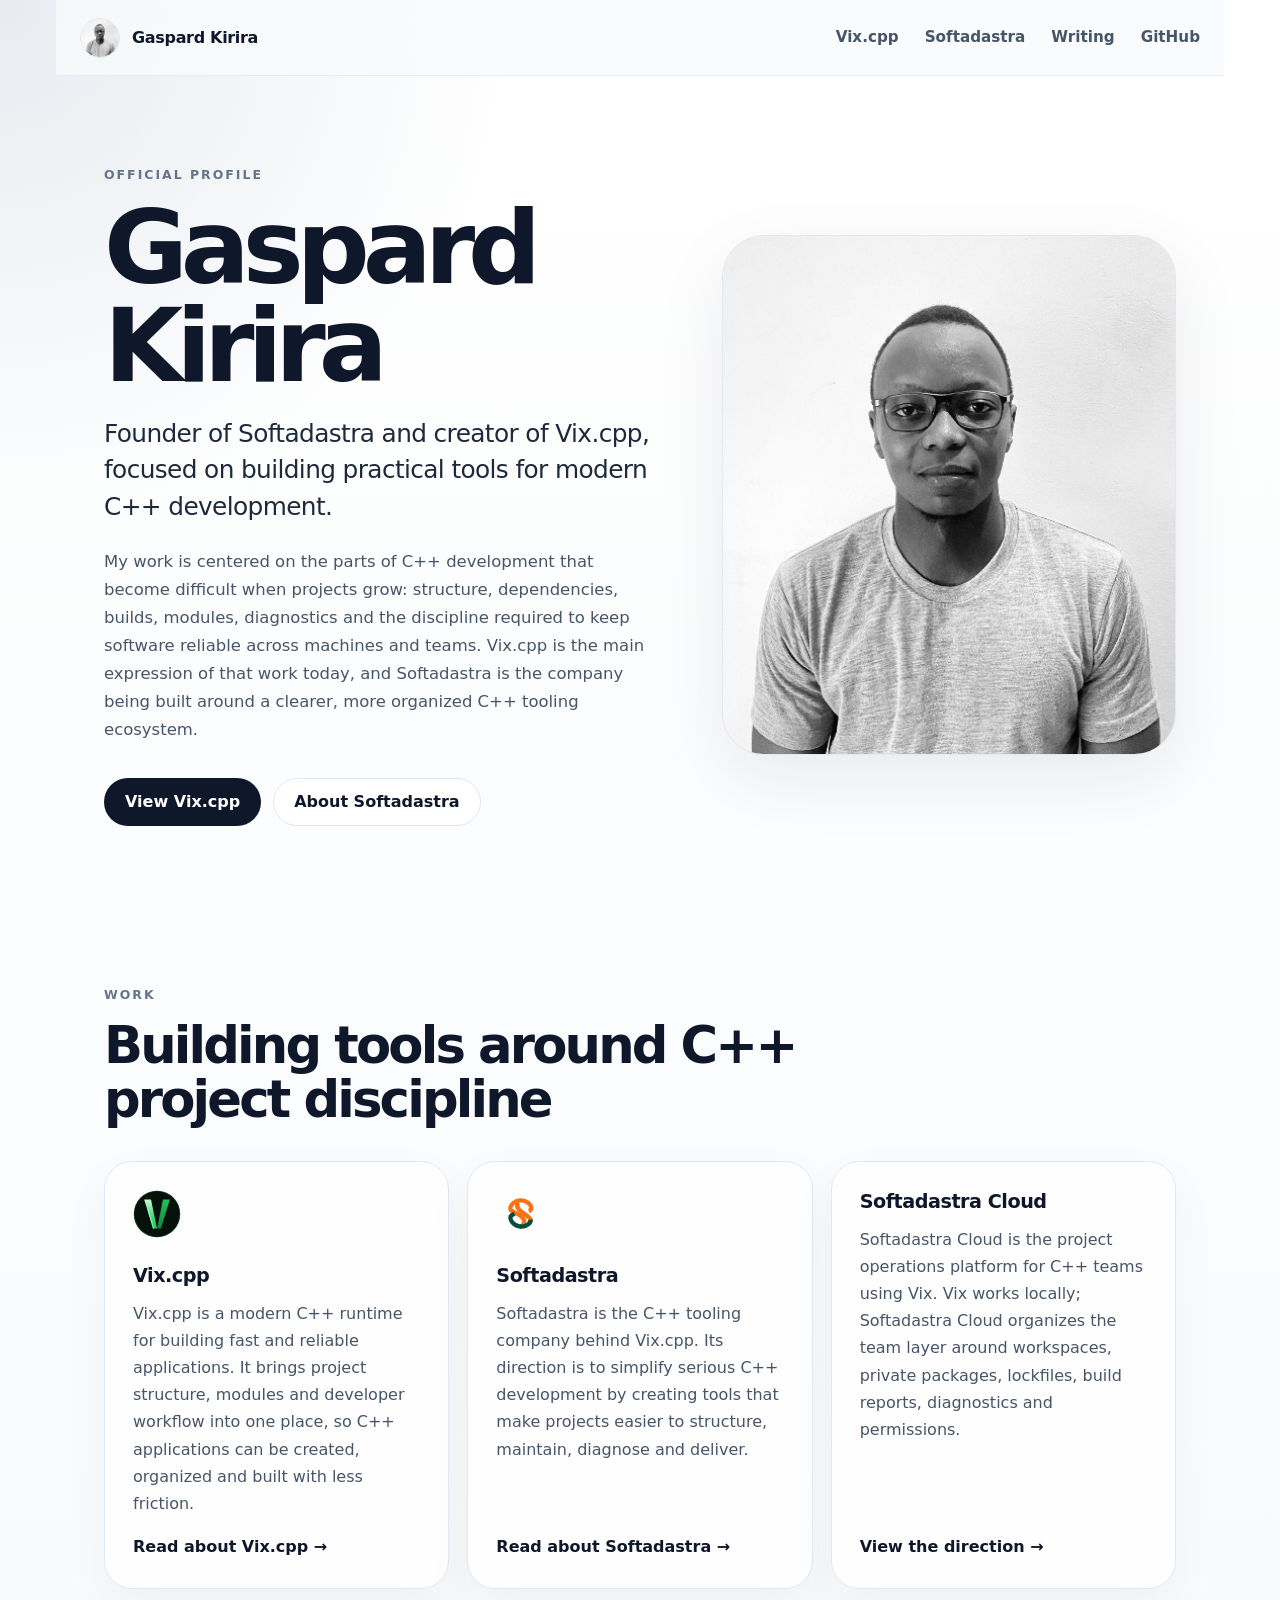
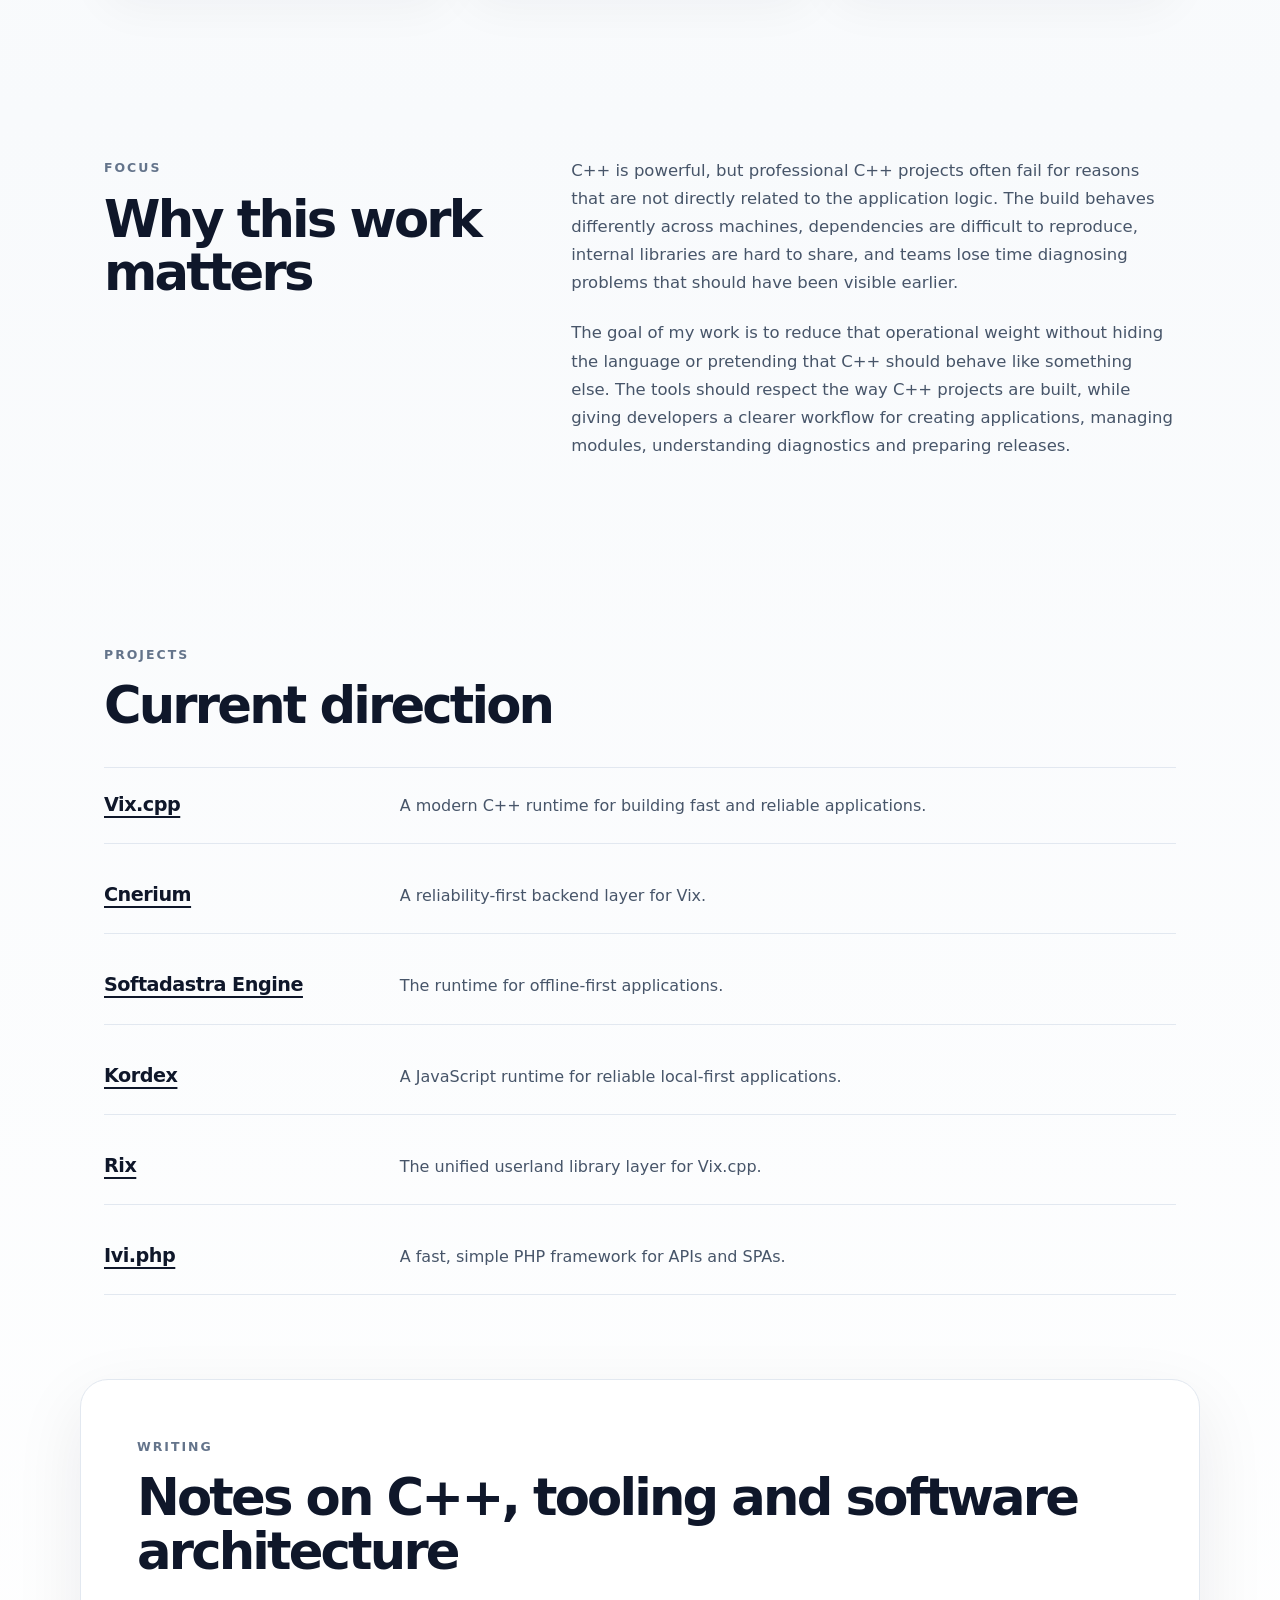
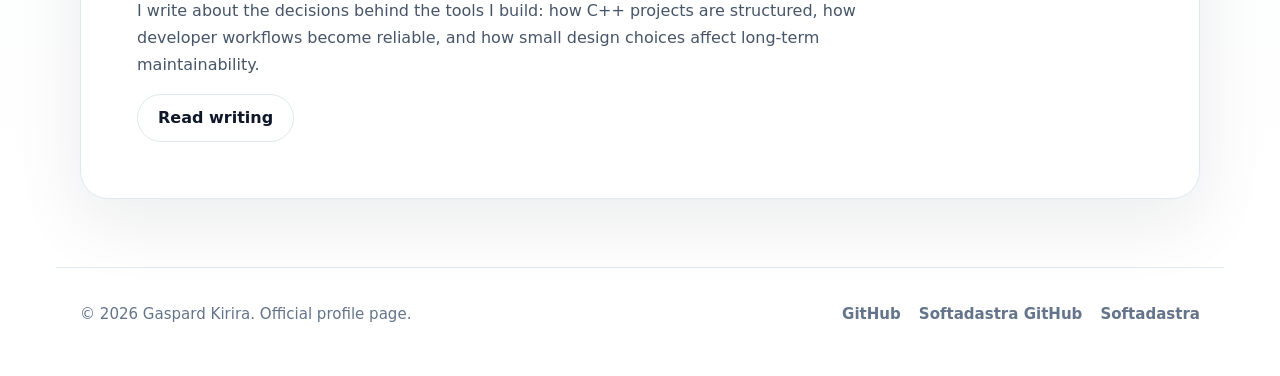
<file: index.html>
<!doctype html>
<html lang="en">
  <head>
    <meta charset="utf-8" />
    <meta name="viewport" content="width=device-width, initial-scale=1" />

    <title>
      Gaspard Kirira — Founder of Softadastra and Creator of Vix.cpp
    </title>

    <meta
      name="description"
      content="Official profile page of Gaspard Kirira, founder of Softadastra and creator of Vix.cpp, a modern C++ runtime for building fast and reliable applications."
    />
    <meta name="author" content="Gaspard Kirira" />
    <meta name="robots" content="index, follow" />

    <link rel="canonical" href="https://gaspardkirira.softadastra.com/" />

    <meta property="og:type" content="profile" />
    <meta
      property="og:title"
      content="Gaspard Kirira — Founder of Softadastra and Creator of Vix.cpp"
    />
    <meta
      property="og:description"
      content="Official profile page of Gaspard Kirira, founder of Softadastra and creator of Vix.cpp."
    />
    <meta property="og:url" content="https://gaspardkirira.softadastra.com/" />
    <meta property="og:site_name" content="Gaspard Kirira" />
    <meta
      property="og:image"
      content="https://gaspardkirira.softadastra.com/assets/img/gaspard-kirira-og.jpg"
    />
    <meta property="og:image:alt" content="Gaspard Kirira" />

    <meta name="twitter:card" content="summary_large_image" />
    <meta
      name="twitter:title"
      content="Gaspard Kirira — Founder of Softadastra and Creator of Vix.cpp"
    />
    <meta
      name="twitter:description"
      content="Official profile page of Gaspard Kirira, founder of Softadastra and creator of Vix.cpp."
    />
    <meta
      name="twitter:image"
      content="https://gaspardkirira.softadastra.com/assets/img/gaspard-kirira-og.jpg"
    />

    <link rel="icon" href="/favicon.ico" />
    <link
      rel="icon"
      type="image/png"
      sizes="16x16"
      href="/assets/icons/favicon-16x16.png"
    />
    <link
      rel="icon"
      type="image/png"
      sizes="32x32"
      href="/assets/icons/favicon-32x32.png"
    />
    <link rel="apple-touch-icon" href="/assets/icons/apple-touch-icon.png" />
    <link rel="manifest" href="/site.webmanifest" />

    <link rel="preload" href="/assets/css/main.css" as="style" />
    <link rel="stylesheet" href="/assets/css/main.css" />

    <script type="application/ld+json">
      {
        "@context": "https://schema.org",
        "@type": "ProfilePage",
        "@id": "https://gaspardkirira.softadastra.com/#profile-page",
        "url": "https://gaspardkirira.softadastra.com/",
        "name": "Gaspard Kirira",
        "description": "Official profile page of Gaspard Kirira, founder of Softadastra and creator of Vix.cpp.",
        "mainEntity": {
          "@type": "Person",
          "@id": "https://gaspardkirira.softadastra.com/#gaspard-kirira",
          "name": "Gaspard Kirira",
          "url": "https://gaspardkirira.softadastra.com/",
          "image": "https://gaspardkirira.softadastra.com/assets/img/gaspard-kirira-og.jpg",
          "jobTitle": "Founder of Softadastra",
          "description": "Gaspard Kirira is the founder of Softadastra and the creator of Vix.cpp.",
          "worksFor": {
            "@type": "Organization",
            "name": "Softadastra",
            "url": "https://softadastra.com/"
          },
          "knowsAbout": [
            "C++",
            "C++ tooling",
            "Software architecture",
            "Developer tools",
            "Build systems",
            "Runtime design",
            "Backend development"
          ],
          "sameAs": [
            "https://github.com/GaspardKirira",
            "https://github.com/softadastra-group",
            "https://github.com/vixcpp/vix",
            "https://softadastra.com/",
            "https://vixcpp.com",
            "https://docs.softadastra.com",
            "https://rix.vixcpp.com",
            "https://cnerium.dev",
            "https://kordex.softadastra.com",
            "https://github.com/softadastra/ivi"
          ]
        }
      }
    </script>
  </head>

  <body>
    <header class="site-header">
      <a class="brand" href="/" aria-label="Gaspard Kirira home">
        <img
          src="/assets/img/gaspard-kirira-192.png"
          alt=""
          class="brand__avatar"
          width="40"
          height="40"
        />
        <span class="brand__text">Gaspard Kirira</span>
      </a>

      <button
        class="nav-toggle"
        type="button"
        aria-label="Open navigation"
        aria-expanded="false"
        data-nav-toggle
      >
        <span></span>
        <span></span>
      </button>

      <nav class="site-nav" aria-label="Main navigation" data-site-nav>
        <a href="/pages/projects/vixcpp/">Vix.cpp</a>
        <a href="/pages/softadastra/">Softadastra</a>
        <a href="/pages/writing/">Writing</a>
        <a href="https://github.com/GaspardKirira" rel="me">GitHub</a>
      </nav>
    </header>

    <main>
      <section class="hero">
        <div class="hero__content">
          <p class="eyebrow">Official profile</p>

          <h1>Gaspard Kirira</h1>

          <p class="hero__lead">
            Founder of Softadastra and creator of Vix.cpp, focused on building
            practical tools for modern C++ development.
          </p>

          <p class="hero__text">
            My work is centered on the parts of C++ development that become
            difficult when projects grow: structure, dependencies, builds,
            modules, diagnostics and the discipline required to keep software
            reliable across machines and teams. Vix.cpp is the main expression
            of that work today, and Softadastra is the company being built
            around a clearer, more organized C++ tooling ecosystem.
          </p>

          <div class="hero__actions">
            <a class="button button--primary" href="/pages/projects/vixcpp/">
              View Vix.cpp
            </a>
            <a class="button button--secondary" href="/pages/softadastra/">
              About Softadastra
            </a>
          </div>
        </div>

        <div class="hero__media">
          <img
            src="/assets/img/gaspard-kirira.png"
            alt="Gaspard Kirira"
            width="520"
            height="520"
          />
        </div>
      </section>

      <section class="section">
        <div class="section__header">
          <p class="eyebrow">Work</p>
          <h2>Building tools around C++ project discipline</h2>
        </div>

        <div class="cards">
          <article class="card">
            <img
              src="/assets/img/vixcpp-logo.svg"
              alt=""
              class="card__logo"
              width="48"
              height="48"
            />
            <h3>Vix.cpp</h3>
            <p>
              Vix.cpp is a modern C++ runtime for building fast and reliable
              applications. It brings project structure, modules and developer
              workflow into one place, so C++ applications can be created,
              organized and built with less friction.
            </p>
            <a href="/pages/projects/vixcpp/">Read about Vix.cpp</a>
          </article>

          <article class="card">
            <img
              src="/assets/img/softadastra-logo.svg"
              alt=""
              class="card__logo"
              width="48"
              height="48"
            />
            <h3>Softadastra</h3>
            <p>
              Softadastra is the C++ tooling company behind Vix.cpp. Its
              direction is to simplify serious C++ development by creating tools
              that make projects easier to structure, maintain, diagnose and
              deliver.
            </p>
            <a href="/pages/softadastra/">Read about Softadastra</a>
          </article>

          <article class="card">
            <h3>Softadastra Cloud</h3>
            <p>
              Softadastra Cloud is the project operations platform for C++ teams
              using Vix. Vix works locally; Softadastra Cloud organizes the team
              layer around workspaces, private packages, lockfiles, build
              reports, diagnostics and permissions.
            </p>
            <a href="/pages/softadastra/">View the direction</a>
          </article>
        </div>
      </section>

      <section class="section section--split">
        <div>
          <p class="eyebrow">Focus</p>
          <h2>Why this work matters</h2>
        </div>

        <div class="section__body">
          <p>
            C++ is powerful, but professional C++ projects often fail for
            reasons that are not directly related to the application logic. The
            build behaves differently across machines, dependencies are
            difficult to reproduce, internal libraries are hard to share, and
            teams lose time diagnosing problems that should have been visible
            earlier.
          </p>

          <p>
            The goal of my work is to reduce that operational weight without
            hiding the language or pretending that C++ should behave like
            something else. The tools should respect the way C++ projects are
            built, while giving developers a clearer workflow for creating
            applications, managing modules, understanding diagnostics and
            preparing releases.
          </p>
        </div>
      </section>

      <section class="section">
        <div class="section__header">
          <p class="eyebrow">Projects</p>
          <h2>Current direction</h2>
        </div>

        <div class="project-list">
          <article class="project-item">
            <h3><a href="https://vixcpp.com">Vix.cpp</a></h3>
            <p>
              A modern C++ runtime for building fast and reliable applications.
            </p>
          </article>

          <article class="project-item">
            <h3><a href="https://cnerium.dev">Cnerium</a></h3>
            <p>A reliability-first backend layer for Vix.</p>
          </article>

          <article class="project-item">
            <h3>
              <a href="https://docs.softadastra.com">Softadastra Engine</a>
            </h3>
            <p>The runtime for offline-first applications.</p>
          </article>

          <article class="project-item">
            <h3><a href="https://kordex.softadastra.com">Kordex</a></h3>
            <p>A JavaScript runtime for reliable local-first applications.</p>
          </article>

          <article class="project-item">
            <h3><a href="https://rix.vixcpp.com">Rix</a></h3>
            <p>The unified userland library layer for Vix.cpp.</p>
          </article>

          <article class="project-item">
            <h3><a href="https://github.com/softadastra/ivi">Ivi.php</a></h3>
            <p>A fast, simple PHP framework for APIs and SPAs.</p>
          </article>
        </div>
      </section>

      <section class="section section--cta">
        <p class="eyebrow">Writing</p>
        <h2>Notes on C++, tooling and software architecture</h2>
        <p>
          I write about the decisions behind the tools I build: how C++ projects
          are structured, how developer workflows become reliable, and how small
          design choices affect long-term maintainability.
        </p>
        <a class="button button--secondary" href="/pages/writing/">
          Read writing
        </a>
      </section>
    </main>

    <footer class="site-footer">
      <p>© <span data-year></span> Gaspard Kirira. Official profile page.</p>

      <nav aria-label="Footer navigation">
        <a href="https://github.com/GaspardKirira" rel="me">GitHub</a>
        <a href="https://github.com/softadastra-group">Softadastra GitHub</a>
        <a href="https://softadastra.com/">Softadastra</a>
      </nav>
    </footer>

    <script src="/assets/js/main.js" defer></script>
  </body>
</html>
</file>
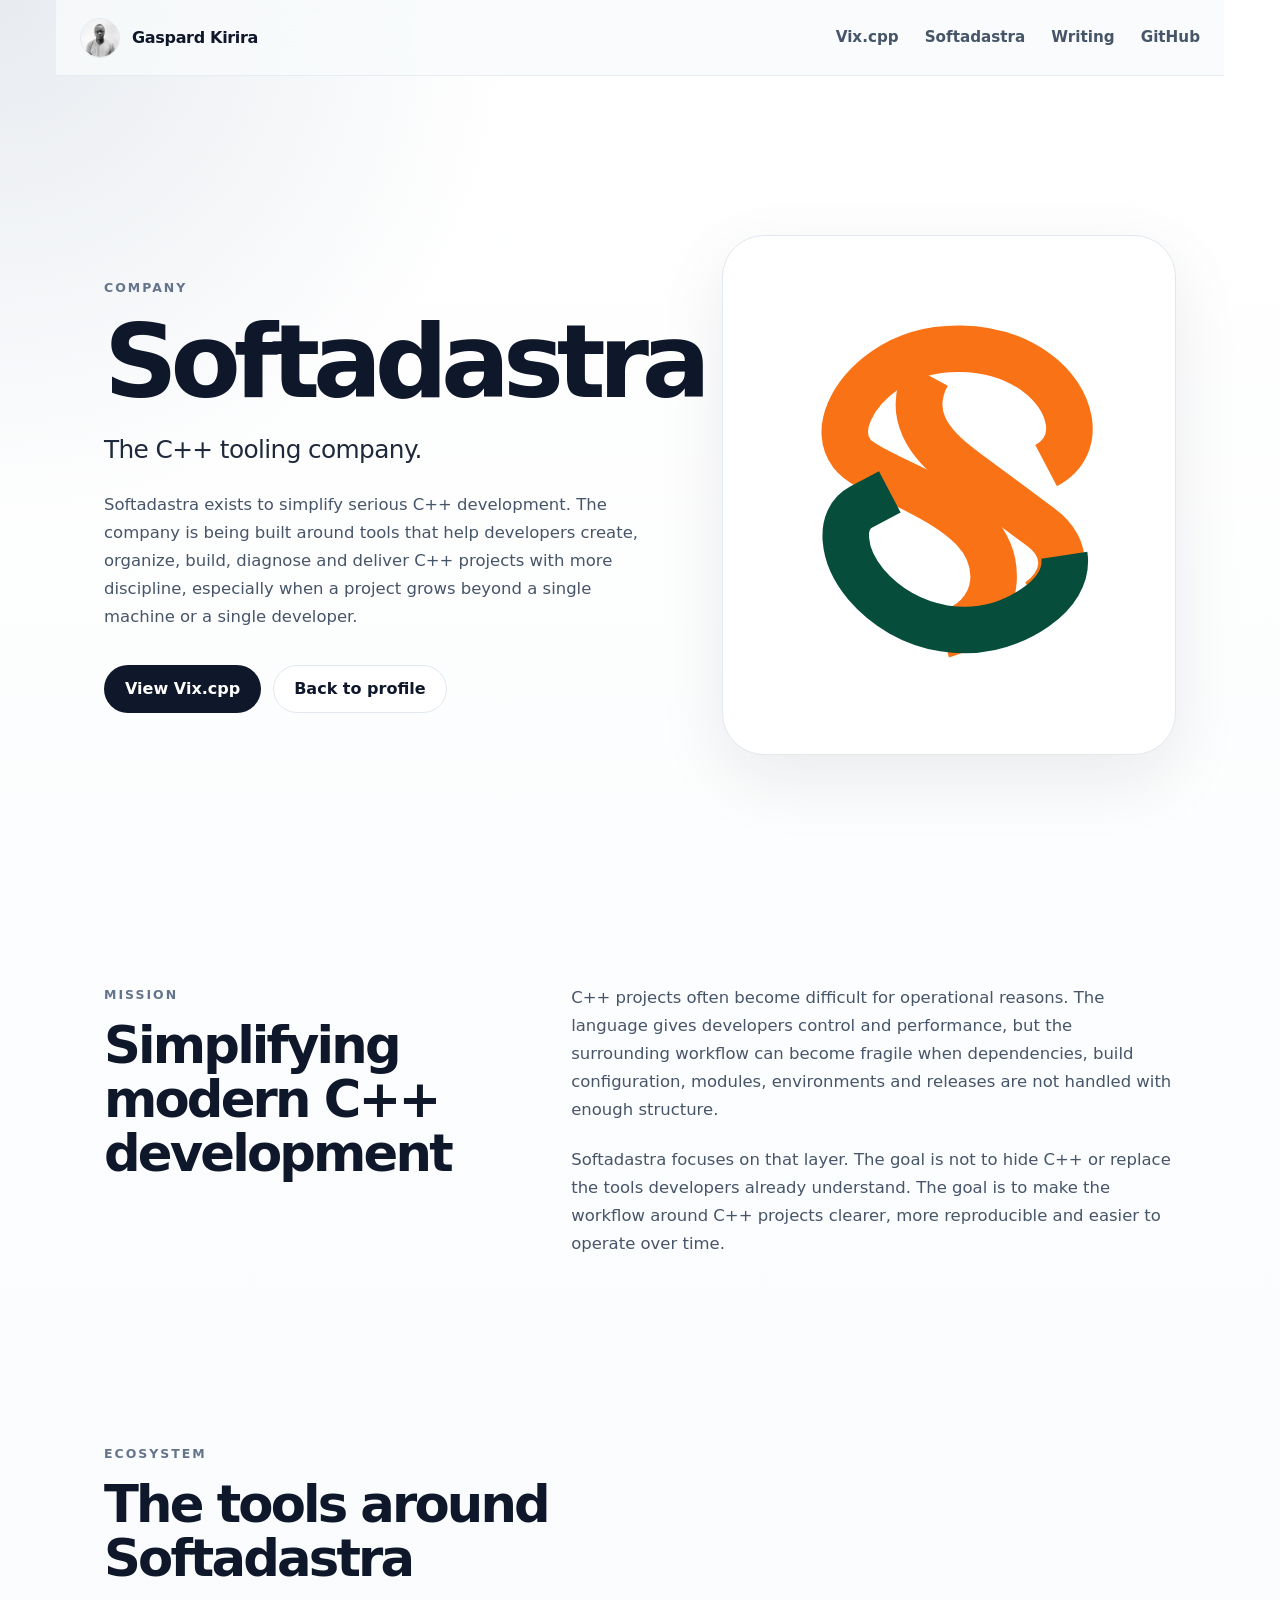
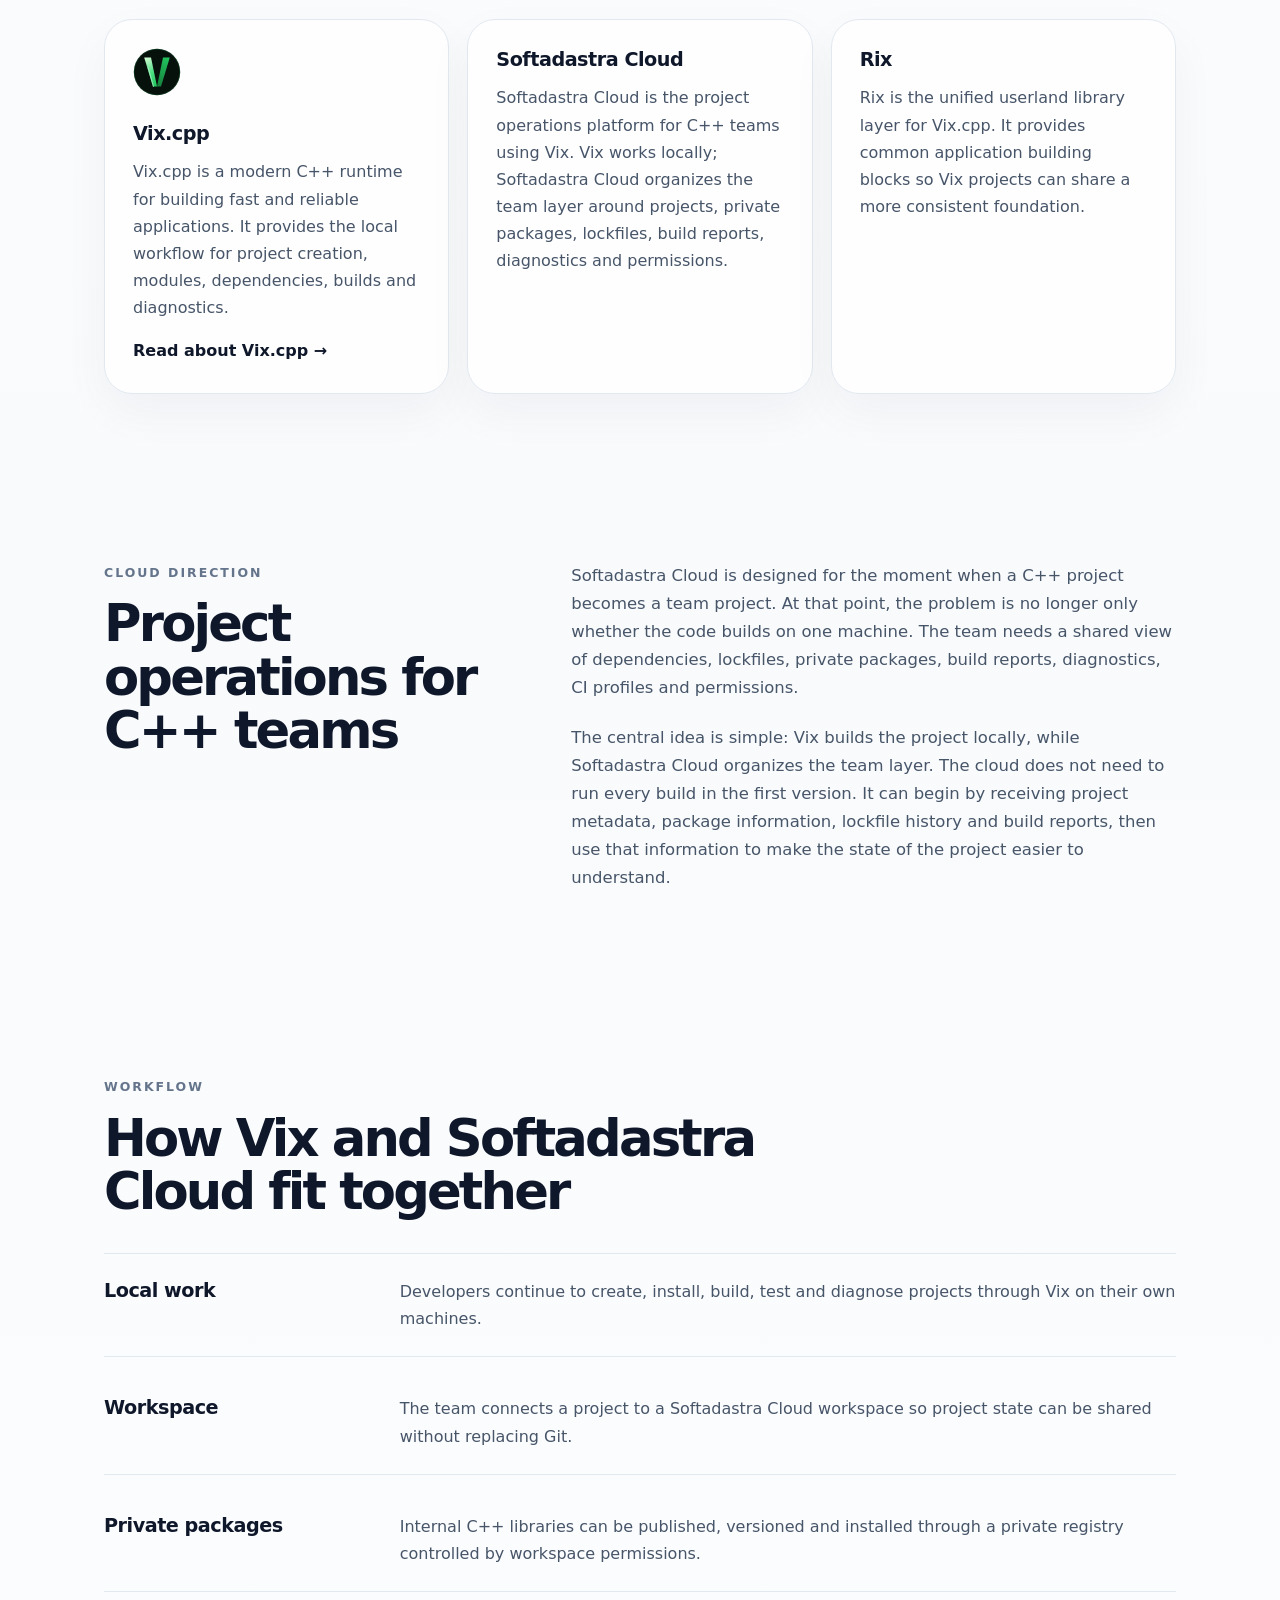
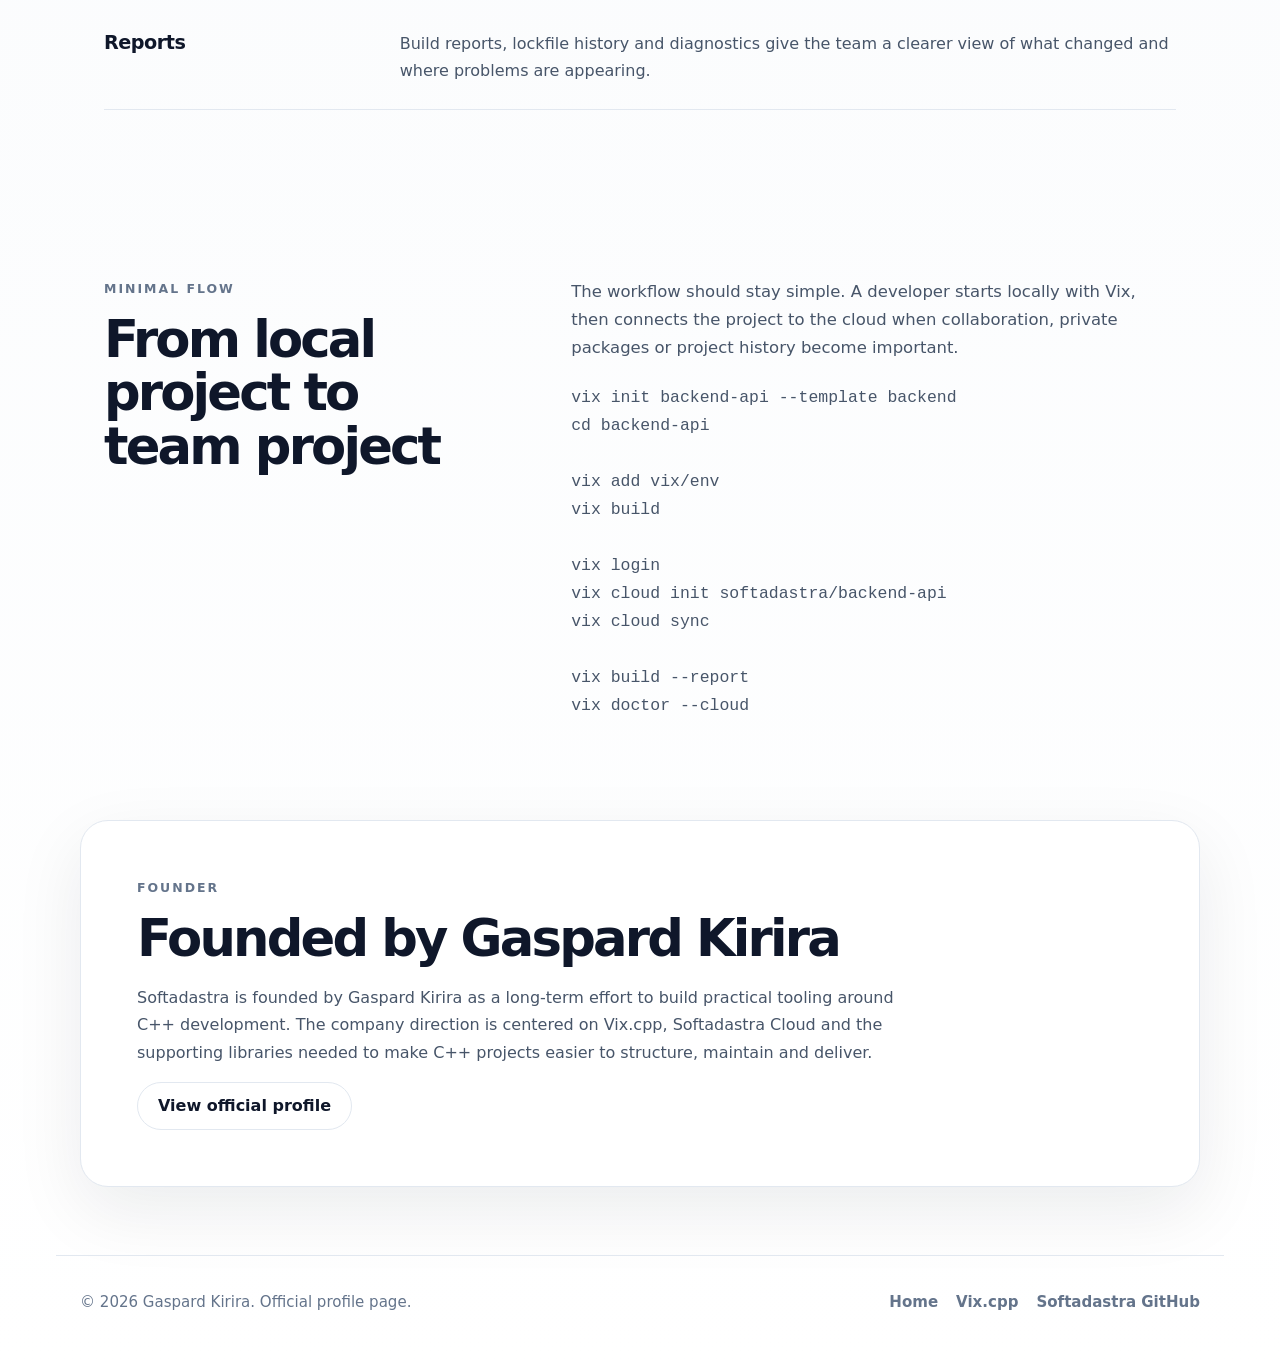
<file: pages/softadastra/index.html>
<!doctype html>
<html lang="en">
  <head>
    <meta charset="utf-8" />
    <meta name="viewport" content="width=device-width, initial-scale=1" />

    <title>Softadastra — The C++ Tooling Company</title>
    <meta
      name="description"
      content="Softadastra is the C++ tooling company founded by Gaspard Kirira, building Vix.cpp, Softadastra Cloud, Rix and related tools for modern C++ development."
    />
    <meta name="author" content="Gaspard Kirira" />
    <meta name="robots" content="index, follow" />
    <link
      rel="canonical"
      href="https://gaspardkirira.softadastra.com/pages/softadastra/"
    />

    <meta property="og:type" content="article" />
    <meta property="og:title" content="Softadastra — The C++ Tooling Company" />
    <meta
      property="og:description"
      content="Softadastra builds tools for modern C++ development, including Vix.cpp and Softadastra Cloud."
    />
    <meta
      property="og:url"
      content="https://gaspardkirira.softadastra.com/pages/softadastra/"
    />
    <meta property="og:site_name" content="Gaspard Kirira" />
    <meta
      property="og:image"
      content="https://gaspardkirira.softadastra.com/assets/img/gaspard-kirira-og.jpg"
    />

    <meta name="twitter:card" content="summary_large_image" />
    <meta
      name="twitter:title"
      content="Softadastra — The C++ Tooling Company"
    />
    <meta
      name="twitter:description"
      content="Softadastra builds tools for modern C++ development, including Vix.cpp and Softadastra Cloud."
    />
    <meta
      name="twitter:image"
      content="https://gaspardkirira.softadastra.com/assets/img/gaspard-kirira-og.jpg"
    />

    <link rel="icon" href="/favicon.ico" />
    <link
      rel="icon"
      type="image/png"
      sizes="16x16"
      href="/assets/icons/favicon-16x16.png"
    />
    <link
      rel="icon"
      type="image/png"
      sizes="32x32"
      href="/assets/icons/favicon-32x32.png"
    />
    <link rel="apple-touch-icon" href="/assets/icons/apple-touch-icon.png" />
    <link rel="manifest" href="/site.webmanifest" />

    <link rel="stylesheet" href="/assets/css/main.css" />

    <script type="application/ld+json">
      {
        "@context": "https://schema.org",
        "@type": "Organization",
        "@id": "https://softadastra.com/#organization",
        "name": "Softadastra",
        "url": "https://softadastra.com/",
        "logo": "https://gaspardkirira.softadastra.com/assets/img/softadastra-logo.svg",
        "description": "Softadastra is the C++ tooling company founded by Gaspard Kirira.",
        "founder": {
          "@type": "Person",
          "@id": "https://gaspardkirira.softadastra.com/#gaspard-kirira",
          "name": "Gaspard Kirira",
          "url": "https://gaspardkirira.softadastra.com/"
        },
        "sameAs": [
          "https://github.com/softadastra-group",
          "https://softadastra.com/"
        ]
      }
    </script>
  </head>

  <body>
    <header class="site-header">
      <a class="brand" href="/" aria-label="Gaspard Kirira home">
        <img
          src="/assets/img/gaspard-kirira-192.png"
          alt=""
          class="brand__avatar"
          width="40"
          height="40"
        />
        <span class="brand__text">Gaspard Kirira</span>
      </a>

      <button
        class="nav-toggle"
        type="button"
        aria-label="Open navigation"
        aria-expanded="false"
        data-nav-toggle
      >
        <span></span>
        <span></span>
      </button>

      <nav class="site-nav" aria-label="Main navigation" data-site-nav>
        <a href="/pages/projects/vixcpp/">Vix.cpp</a>
        <a href="/pages/softadastra/" aria-current="page">Softadastra</a>
        <a href="/pages/writing/">Writing</a>
        <a href="https://github.com/GaspardKirira" rel="me">GitHub</a>
      </nav>
    </header>

    <main>
      <section class="hero">
        <div class="hero__content">
          <p class="eyebrow">Company</p>

          <h1>Softadastra</h1>

          <p class="hero__lead">The C++ tooling company.</p>

          <p class="hero__text">
            Softadastra exists to simplify serious C++ development. The company
            is being built around tools that help developers create, organize,
            build, diagnose and deliver C++ projects with more discipline,
            especially when a project grows beyond a single machine or a single
            developer.
          </p>

          <div class="hero__actions">
            <a class="button button--primary" href="/pages/projects/vixcpp/"
              >View Vix.cpp</a
            >
            <a class="button button--secondary" href="/">Back to profile</a>
          </div>
        </div>

        <div class="hero__media">
          <img
            src="/assets/img/softadastra-logo.svg"
            alt="Softadastra logo"
            width="520"
            height="520"
          />
        </div>
      </section>

      <section class="section section--split">
        <div>
          <p class="eyebrow">Mission</p>
          <h2>Simplifying modern C++ development</h2>
        </div>

        <div class="section__body">
          <p>
            C++ projects often become difficult for operational reasons. The
            language gives developers control and performance, but the
            surrounding workflow can become fragile when dependencies, build
            configuration, modules, environments and releases are not handled
            with enough structure.
          </p>

          <p>
            Softadastra focuses on that layer. The goal is not to hide C++ or
            replace the tools developers already understand. The goal is to make
            the workflow around C++ projects clearer, more reproducible and
            easier to operate over time.
          </p>
        </div>
      </section>

      <section class="section">
        <div class="section__header">
          <p class="eyebrow">Ecosystem</p>
          <h2>The tools around Softadastra</h2>
        </div>

        <div class="cards">
          <article class="card">
            <img
              src="/assets/img/vixcpp-logo.svg"
              alt=""
              class="card__logo"
              width="48"
              height="48"
            />
            <h3>Vix.cpp</h3>
            <p>
              Vix.cpp is a modern C++ runtime for building fast and reliable
              applications. It provides the local workflow for project creation,
              modules, dependencies, builds and diagnostics.
            </p>
            <a href="/pages/projects/vixcpp/">Read about Vix.cpp</a>
          </article>

          <article class="card">
            <h3>Softadastra Cloud</h3>
            <p>
              Softadastra Cloud is the project operations platform for C++ teams
              using Vix. Vix works locally; Softadastra Cloud organizes the team
              layer around projects, private packages, lockfiles, build reports,
              diagnostics and permissions.
            </p>
          </article>

          <article class="card">
            <h3>Rix</h3>
            <p>
              Rix is the unified userland library layer for Vix.cpp. It provides
              common application building blocks so Vix projects can share a
              more consistent foundation.
            </p>
          </article>
        </div>
      </section>

      <section class="section section--split">
        <div>
          <p class="eyebrow">Cloud direction</p>
          <h2>Project operations for C++ teams</h2>
        </div>

        <div class="section__body">
          <p>
            Softadastra Cloud is designed for the moment when a C++ project
            becomes a team project. At that point, the problem is no longer only
            whether the code builds on one machine. The team needs a shared view
            of dependencies, lockfiles, private packages, build reports,
            diagnostics, CI profiles and permissions.
          </p>

          <p>
            The central idea is simple: Vix builds the project locally, while
            Softadastra Cloud organizes the team layer. The cloud does not need
            to run every build in the first version. It can begin by receiving
            project metadata, package information, lockfile history and build
            reports, then use that information to make the state of the project
            easier to understand.
          </p>
        </div>
      </section>

      <section class="section">
        <div class="section__header">
          <p class="eyebrow">Workflow</p>
          <h2>How Vix and Softadastra Cloud fit together</h2>
        </div>

        <div class="project-list">
          <article class="project-item">
            <h3>Local work</h3>
            <p>
              Developers continue to create, install, build, test and diagnose
              projects through Vix on their own machines.
            </p>
          </article>

          <article class="project-item">
            <h3>Workspace</h3>
            <p>
              The team connects a project to a Softadastra Cloud workspace so
              project state can be shared without replacing Git.
            </p>
          </article>

          <article class="project-item">
            <h3>Private packages</h3>
            <p>
              Internal C++ libraries can be published, versioned and installed
              through a private registry controlled by workspace permissions.
            </p>
          </article>

          <article class="project-item">
            <h3>Reports</h3>
            <p>
              Build reports, lockfile history and diagnostics give the team a
              clearer view of what changed and where problems are appearing.
            </p>
          </article>
        </div>
      </section>

      <section class="section section--split">
        <div>
          <p class="eyebrow">Minimal flow</p>
          <h2>From local project to team project</h2>
        </div>

        <div class="section__body">
          <p>
            The workflow should stay simple. A developer starts locally with
            Vix, then connects the project to the cloud when collaboration,
            private packages or project history become important.
          </p>

          <pre><code>vix init backend-api --template backend
cd backend-api

vix add vix/env
vix build

vix login
vix cloud init softadastra/backend-api
vix cloud sync

vix build --report
vix doctor --cloud</code></pre>
        </div>
      </section>

      <section class="section section--cta">
        <p class="eyebrow">Founder</p>
        <h2>Founded by Gaspard Kirira</h2>
        <p>
          Softadastra is founded by Gaspard Kirira as a long-term effort to
          build practical tooling around C++ development. The company direction
          is centered on Vix.cpp, Softadastra Cloud and the supporting libraries
          needed to make C++ projects easier to structure, maintain and deliver.
        </p>
        <a class="button button--secondary" href="/">View official profile</a>
      </section>
    </main>

    <footer class="site-footer">
      <p>© <span data-year></span> Gaspard Kirira. Official profile page.</p>

      <nav aria-label="Footer navigation">
        <a href="/">Home</a>
        <a href="/pages/projects/vixcpp/">Vix.cpp</a>
        <a href="https://github.com/softadastra-group">Softadastra GitHub</a>
      </nav>
    </footer>

    <script src="/assets/js/main.js" defer></script>
  </body>
</html>
</file>
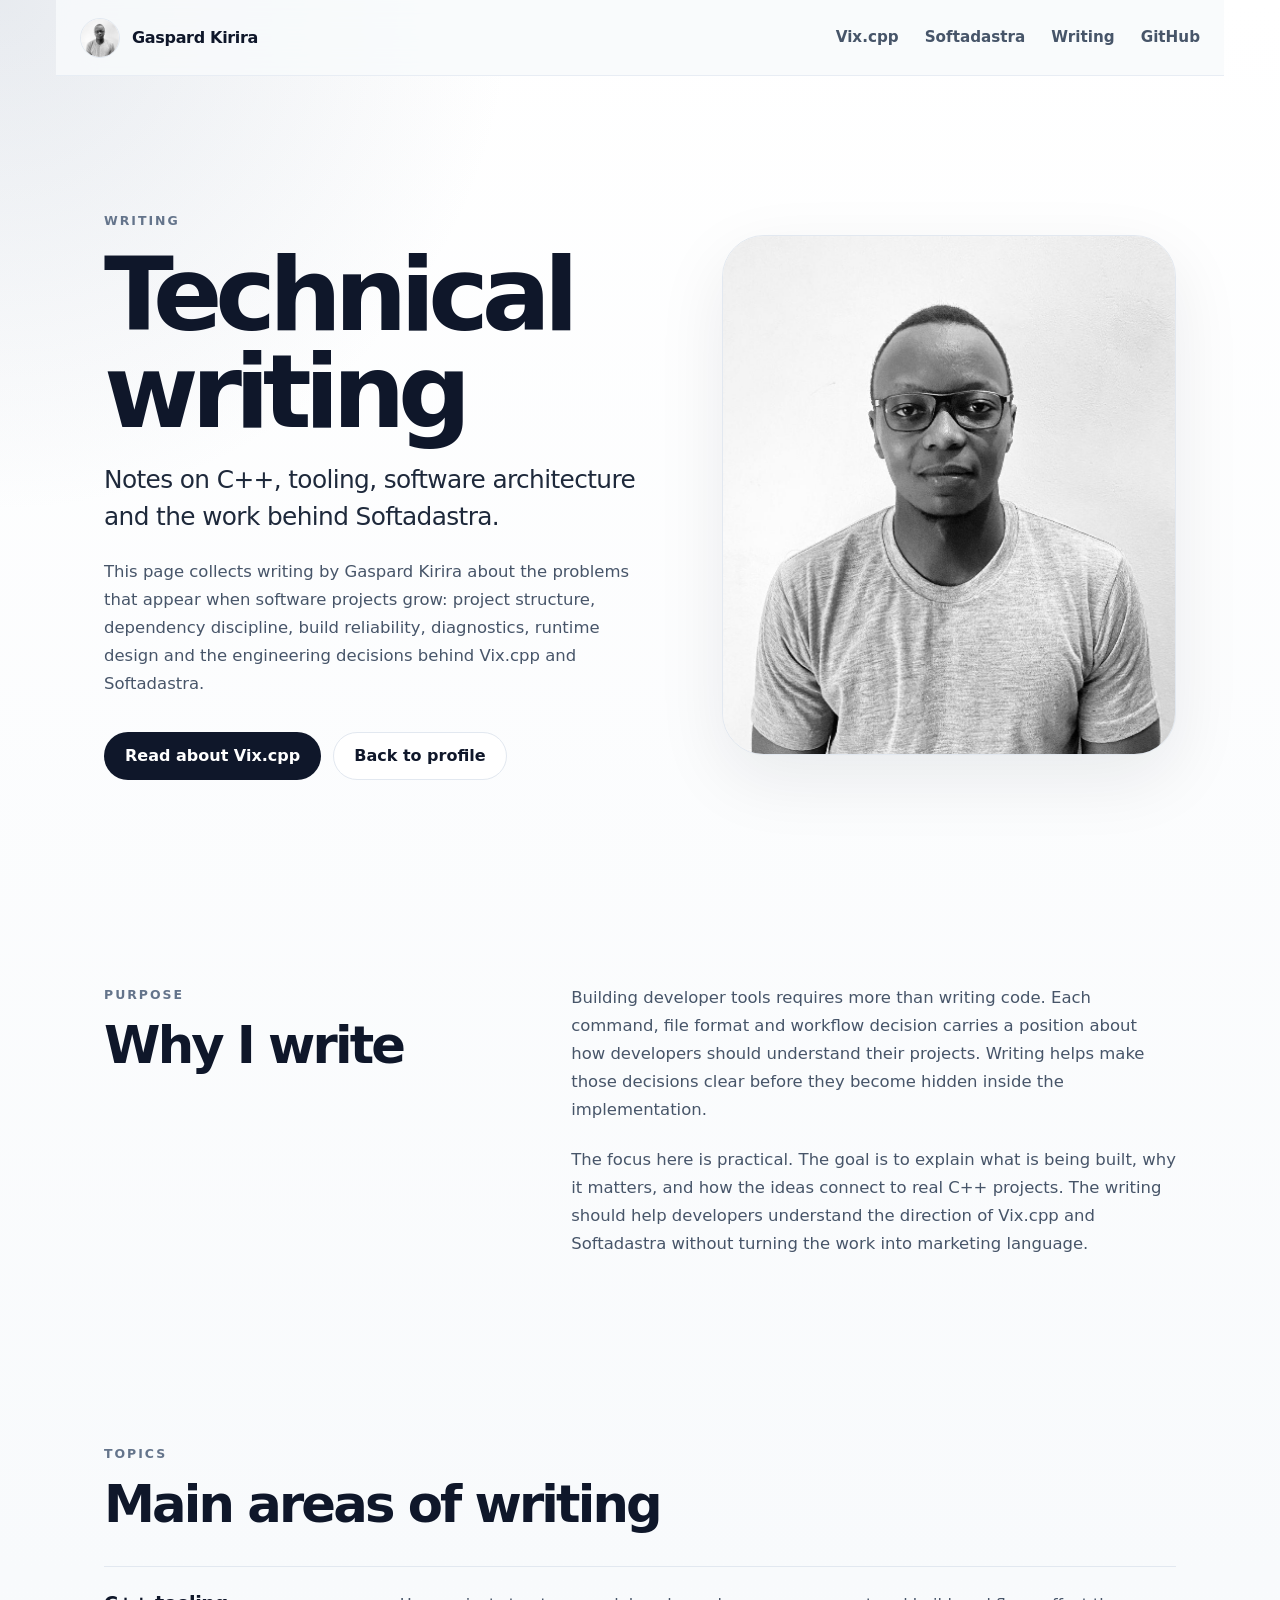
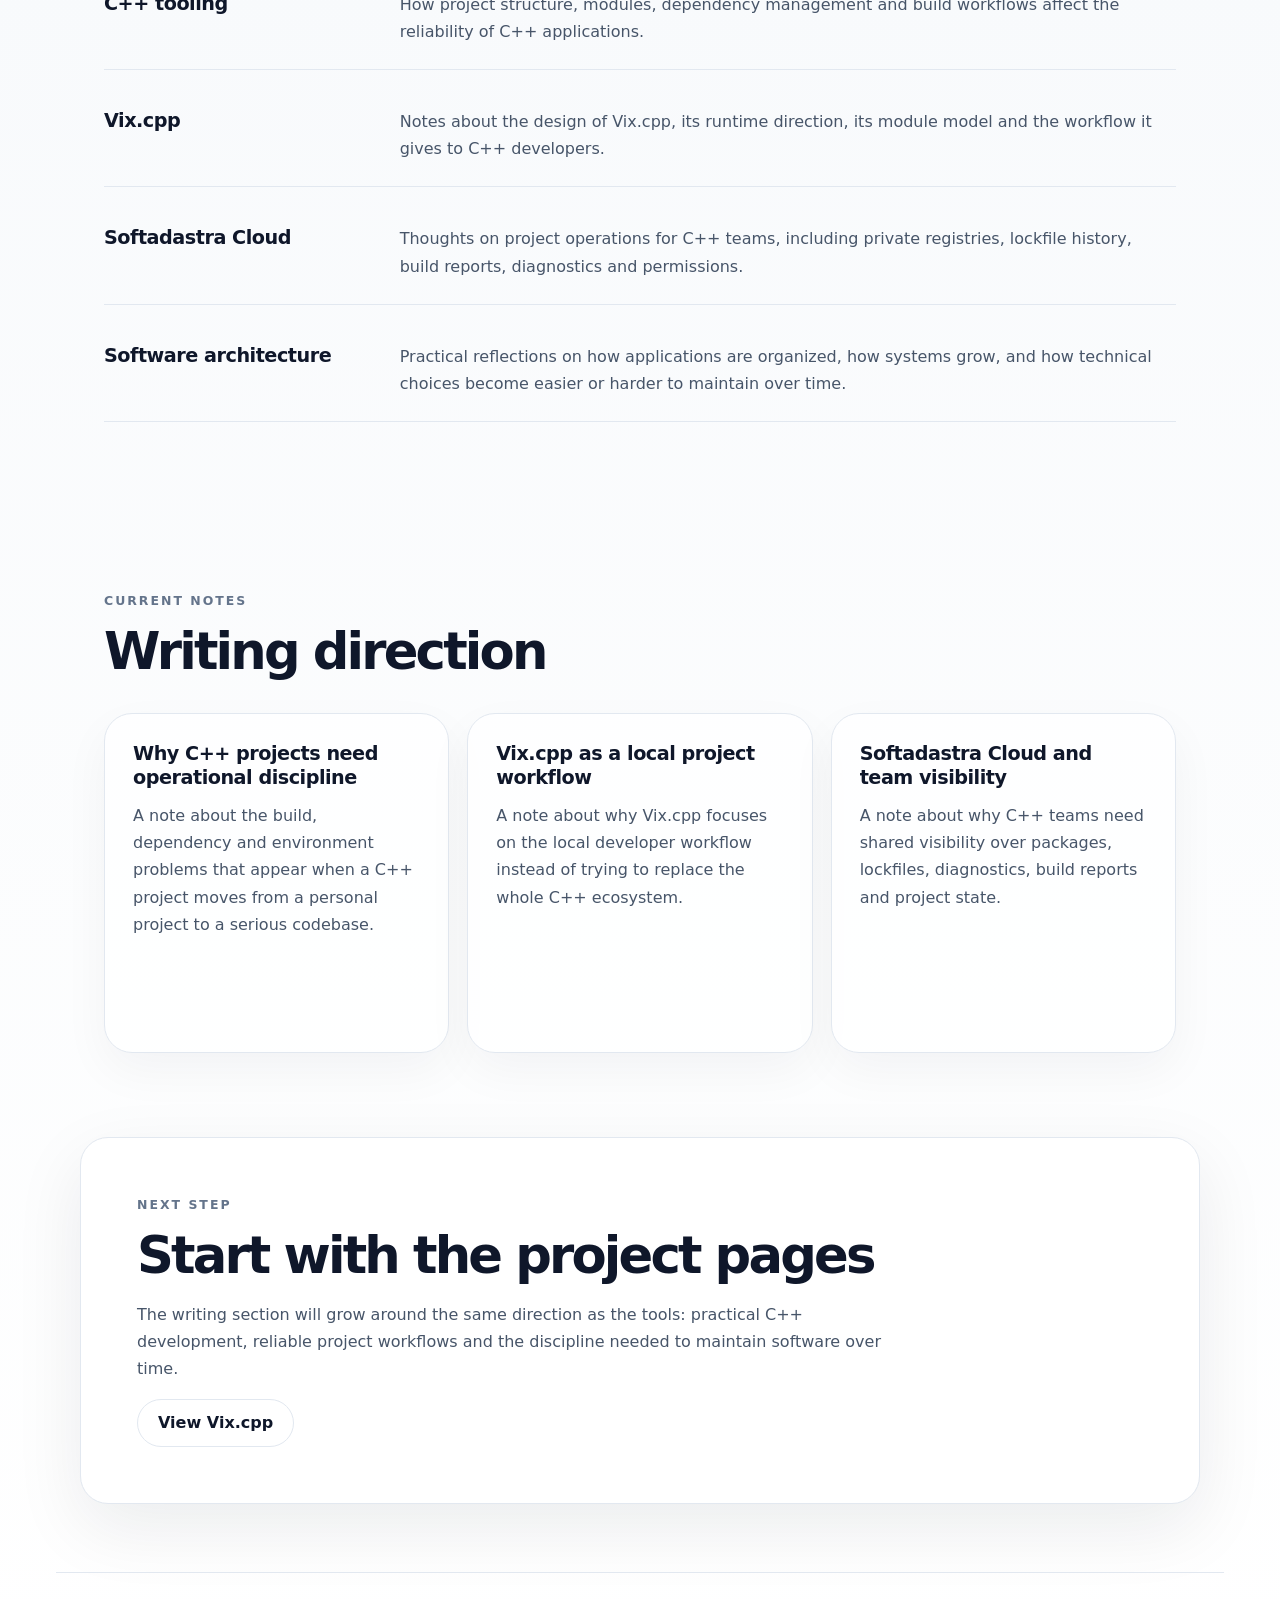
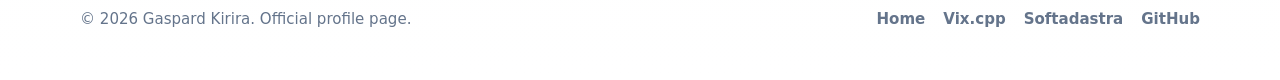
<file: pages/writing/index.html>
<!doctype html>
<html lang="en">
  <head>
    <meta charset="utf-8" />
    <meta name="viewport" content="width=device-width, initial-scale=1" />

    <title>Writing — Gaspard Kirira</title>
    <meta
      name="description"
      content="Technical writing by Gaspard Kirira about C++, tooling, software architecture, Vix.cpp and the work behind Softadastra."
    />
    <meta name="author" content="Gaspard Kirira" />
    <meta name="robots" content="index, follow" />
    <link
      rel="canonical"
      href="https://gaspardkirira.softadastra.com/pages/writing/"
    />

    <meta property="og:type" content="article" />
    <meta property="og:title" content="Writing — Gaspard Kirira" />
    <meta
      property="og:description"
      content="Technical writing by Gaspard Kirira about C++, tooling, software architecture, Vix.cpp and Softadastra."
    />
    <meta
      property="og:url"
      content="https://gaspardkirira.softadastra.com/pages/writing/"
    />
    <meta property="og:site_name" content="Gaspard Kirira" />
    <meta
      property="og:image"
      content="https://gaspardkirira.softadastra.com/assets/img/gaspard-kirira-og.jpg"
    />

    <meta name="twitter:card" content="summary_large_image" />
    <meta name="twitter:title" content="Writing — Gaspard Kirira" />
    <meta
      name="twitter:description"
      content="Technical writing by Gaspard Kirira about C++, tooling, software architecture, Vix.cpp and Softadastra."
    />
    <meta
      name="twitter:image"
      content="https://gaspardkirira.softadastra.com/assets/img/gaspard-kirira-og.jpg"
    />

    <link rel="icon" href="/favicon.ico" />
    <link
      rel="icon"
      type="image/png"
      sizes="16x16"
      href="/assets/icons/favicon-16x16.png"
    />
    <link
      rel="icon"
      type="image/png"
      sizes="32x32"
      href="/assets/icons/favicon-32x32.png"
    />
    <link rel="apple-touch-icon" href="/assets/icons/apple-touch-icon.png" />
    <link rel="manifest" href="/site.webmanifest" />

    <link rel="stylesheet" href="/assets/css/main.css" />

    <script type="application/ld+json">
      {
        "@context": "https://schema.org",
        "@type": "CollectionPage",
        "@id": "https://gaspardkirira.softadastra.com/pages/writing/#writing",
        "url": "https://gaspardkirira.softadastra.com/pages/writing/",
        "name": "Writing — Gaspard Kirira",
        "description": "Technical writing by Gaspard Kirira about C++, tooling, software architecture, Vix.cpp and Softadastra.",
        "author": {
          "@type": "Person",
          "@id": "https://gaspardkirira.softadastra.com/#gaspard-kirira",
          "name": "Gaspard Kirira",
          "url": "https://gaspardkirira.softadastra.com/"
        },
        "publisher": {
          "@type": "Organization",
          "name": "Softadastra",
          "url": "https://softadastra.com/"
        }
      }
    </script>
  </head>

  <body>
    <header class="site-header">
      <a class="brand" href="/" aria-label="Gaspard Kirira home">
        <img
          src="/assets/img/gaspard-kirira-192.png"
          alt=""
          class="brand__avatar"
          width="40"
          height="40"
        />
        <span class="brand__text">Gaspard Kirira</span>
      </a>

      <button
        class="nav-toggle"
        type="button"
        aria-label="Open navigation"
        aria-expanded="false"
        data-nav-toggle
      >
        <span></span>
        <span></span>
      </button>

      <nav class="site-nav" aria-label="Main navigation" data-site-nav>
        <a href="/pages/projects/vixcpp/">Vix.cpp</a>
        <a href="/pages/softadastra/">Softadastra</a>
        <a href="/pages/writing/" aria-current="page">Writing</a>
        <a href="https://github.com/GaspardKirira" rel="me">GitHub</a>
      </nav>
    </header>

    <main>
      <section class="hero">
        <div class="hero__content">
          <p class="eyebrow">Writing</p>

          <h1>Technical writing</h1>

          <p class="hero__lead">
            Notes on C++, tooling, software architecture and the work behind
            Softadastra.
          </p>

          <p class="hero__text">
            This page collects writing by Gaspard Kirira about the problems that
            appear when software projects grow: project structure, dependency
            discipline, build reliability, diagnostics, runtime design and the
            engineering decisions behind Vix.cpp and Softadastra.
          </p>

          <div class="hero__actions">
            <a class="button button--primary" href="/pages/projects/vixcpp/"
              >Read about Vix.cpp</a
            >
            <a class="button button--secondary" href="/">Back to profile</a>
          </div>
        </div>

        <div class="hero__media">
          <img
            src="/assets/img/gaspard-kirira.png"
            alt="Gaspard Kirira"
            width="520"
            height="520"
          />
        </div>
      </section>

      <section class="section section--split">
        <div>
          <p class="eyebrow">Purpose</p>
          <h2>Why I write</h2>
        </div>

        <div class="section__body">
          <p>
            Building developer tools requires more than writing code. Each
            command, file format and workflow decision carries a position about
            how developers should understand their projects. Writing helps make
            those decisions clear before they become hidden inside the
            implementation.
          </p>

          <p>
            The focus here is practical. The goal is to explain what is being
            built, why it matters, and how the ideas connect to real C++
            projects. The writing should help developers understand the
            direction of Vix.cpp and Softadastra without turning the work into
            marketing language.
          </p>
        </div>
      </section>

      <section class="section">
        <div class="section__header">
          <p class="eyebrow">Topics</p>
          <h2>Main areas of writing</h2>
        </div>

        <div class="project-list">
          <article class="project-item">
            <h3>C++ tooling</h3>
            <p>
              How project structure, modules, dependency management and build
              workflows affect the reliability of C++ applications.
            </p>
          </article>

          <article class="project-item">
            <h3>Vix.cpp</h3>
            <p>
              Notes about the design of Vix.cpp, its runtime direction, its
              module model and the workflow it gives to C++ developers.
            </p>
          </article>

          <article class="project-item">
            <h3>Softadastra Cloud</h3>
            <p>
              Thoughts on project operations for C++ teams, including private
              registries, lockfile history, build reports, diagnostics and
              permissions.
            </p>
          </article>

          <article class="project-item">
            <h3>Software architecture</h3>
            <p>
              Practical reflections on how applications are organized, how
              systems grow, and how technical choices become easier or harder to
              maintain over time.
            </p>
          </article>
        </div>
      </section>

      <section class="section">
        <div class="section__header">
          <p class="eyebrow">Current notes</p>
          <h2>Writing direction</h2>
        </div>

        <div class="cards">
          <article class="card">
            <h3>Why C++ projects need operational discipline</h3>
            <p>
              A note about the build, dependency and environment problems that
              appear when a C++ project moves from a personal project to a
              serious codebase.
            </p>
          </article>

          <article class="card">
            <h3>Vix.cpp as a local project workflow</h3>
            <p>
              A note about why Vix.cpp focuses on the local developer workflow
              instead of trying to replace the whole C++ ecosystem.
            </p>
          </article>

          <article class="card">
            <h3>Softadastra Cloud and team visibility</h3>
            <p>
              A note about why C++ teams need shared visibility over packages,
              lockfiles, diagnostics, build reports and project state.
            </p>
          </article>
        </div>
      </section>

      <section class="section section--cta">
        <p class="eyebrow">Next step</p>
        <h2>Start with the project pages</h2>
        <p>
          The writing section will grow around the same direction as the tools:
          practical C++ development, reliable project workflows and the
          discipline needed to maintain software over time.
        </p>
        <a class="button button--secondary" href="/pages/projects/vixcpp/"
          >View Vix.cpp</a
        >
      </section>
    </main>

    <footer class="site-footer">
      <p>© <span data-year></span> Gaspard Kirira. Official profile page.</p>

      <nav aria-label="Footer navigation">
        <a href="/">Home</a>
        <a href="/pages/projects/vixcpp/">Vix.cpp</a>
        <a href="/pages/softadastra/">Softadastra</a>
        <a href="https://github.com/GaspardKirira" rel="me">GitHub</a>
      </nav>
    </footer>

    <script src="/assets/js/main.js" defer></script>
  </body>
</html>
</file>
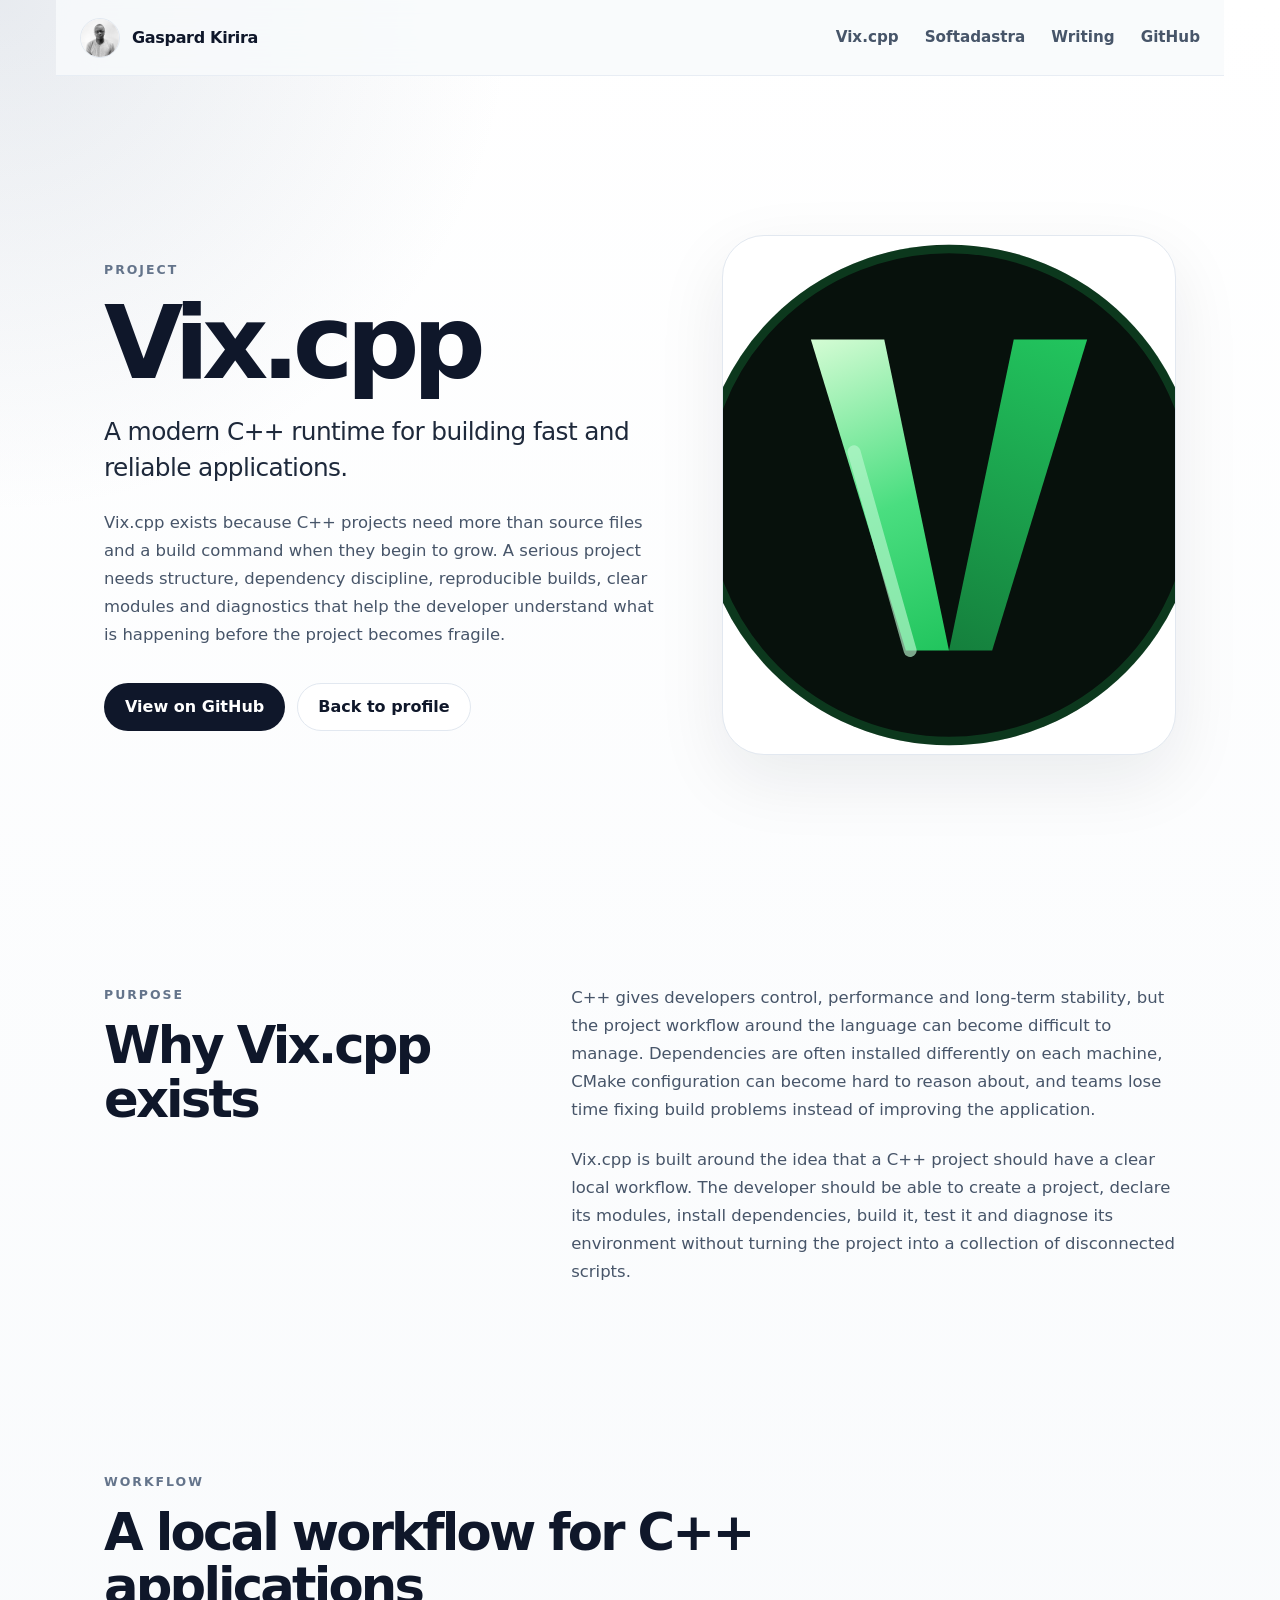
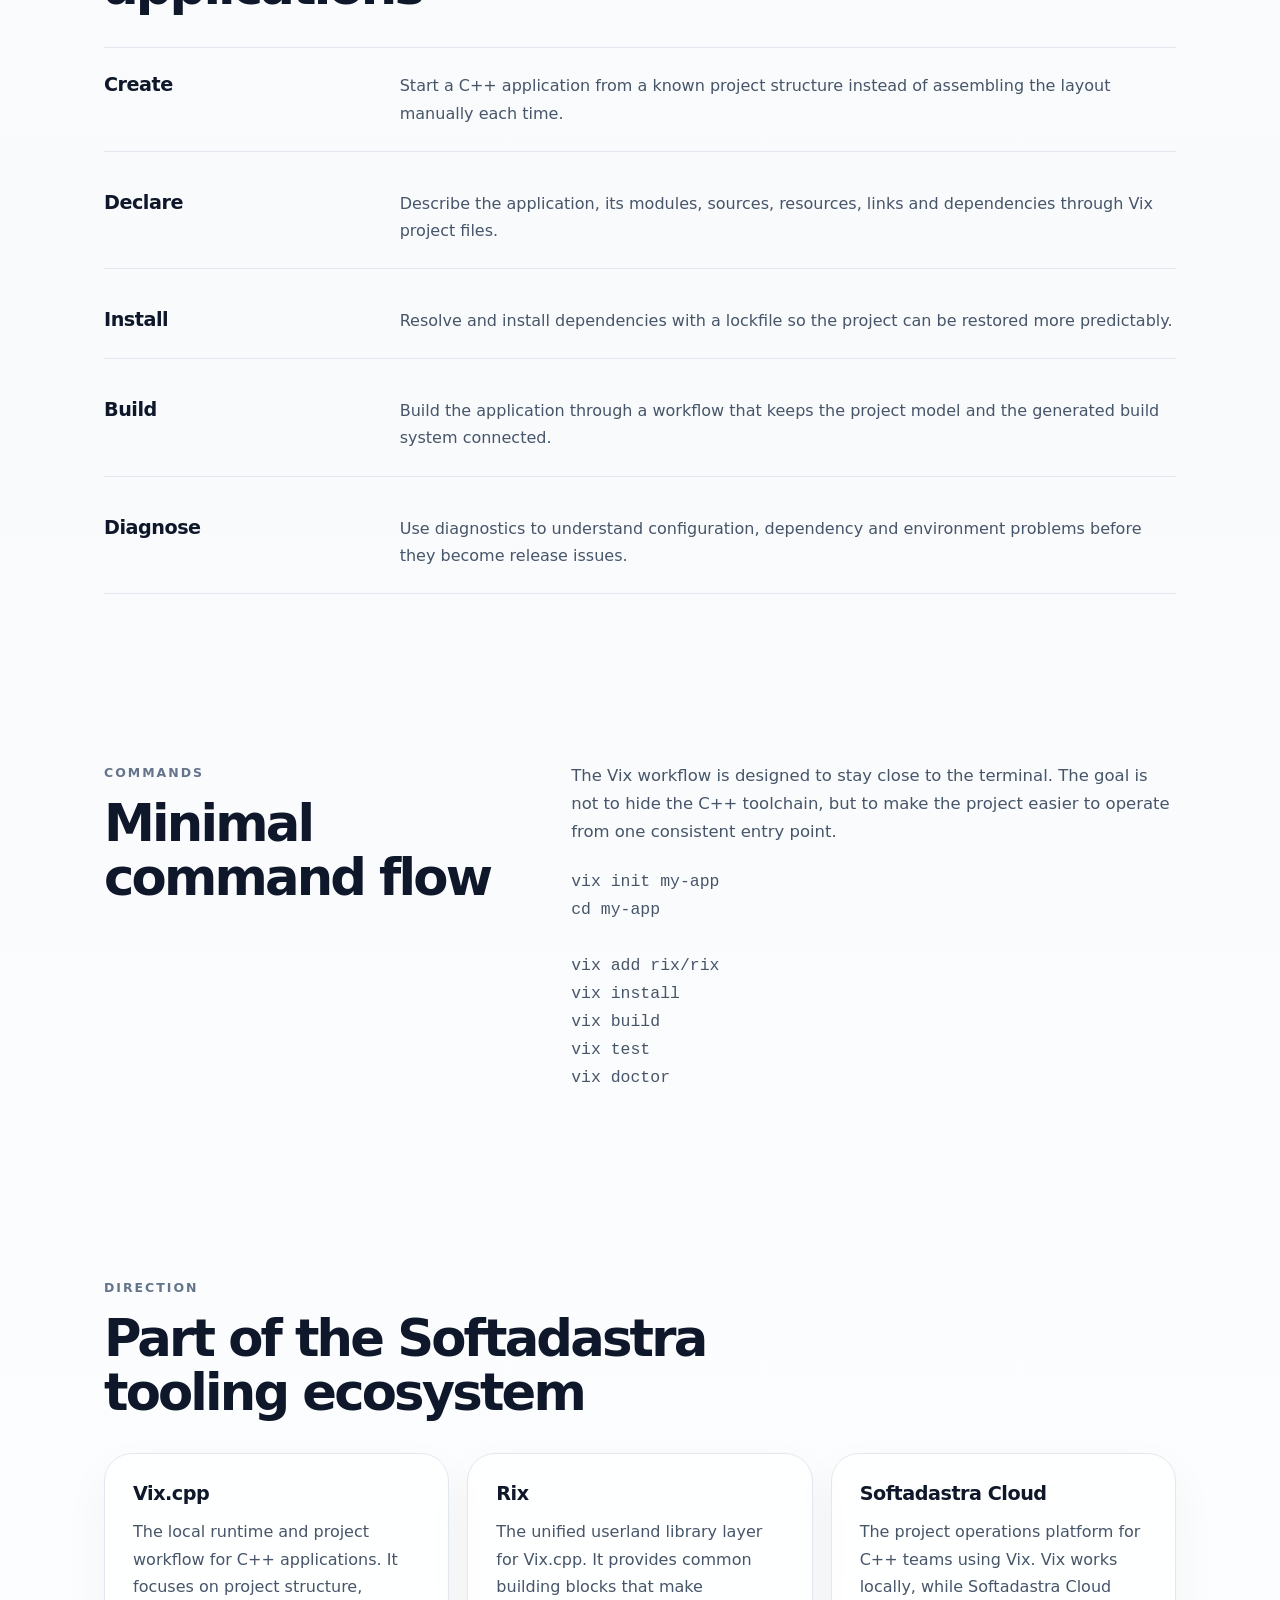
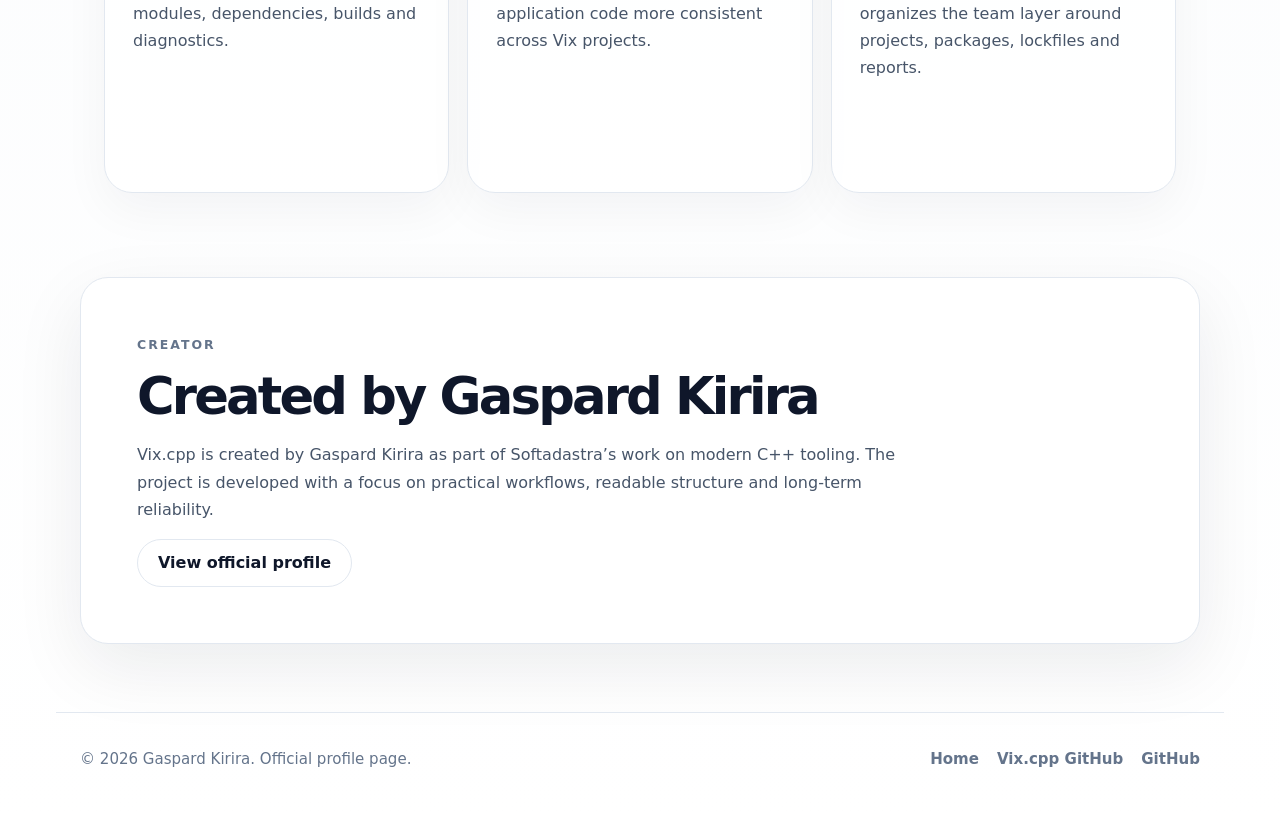
<file: pages/projects/vixcpp/index.html>
<!doctype html>
<html lang="en">
  <head>
    <meta charset="utf-8" />
    <meta name="viewport" content="width=device-width, initial-scale=1" />

    <title>Vix.cpp — A Modern C++ Runtime by Gaspard Kirira</title>
    <meta
      name="description"
      content="Vix.cpp is a modern C++ runtime created by Gaspard Kirira for building fast and reliable applications with a clearer project workflow."
    />
    <meta name="author" content="Gaspard Kirira" />
    <meta name="robots" content="index, follow" />
    <link
      rel="canonical"
      href="https://gaspardkirira.softadastra.com/pages/projects/vixcpp/"
    />

    <meta property="og:type" content="article" />
    <meta
      property="og:title"
      content="Vix.cpp — A Modern C++ Runtime by Gaspard Kirira"
    />
    <meta
      property="og:description"
      content="Vix.cpp is a modern C++ runtime for building fast and reliable applications."
    />
    <meta
      property="og:url"
      content="https://gaspardkirira.softadastra.com/pages/projects/vixcpp/"
    />
    <meta property="og:site_name" content="Gaspard Kirira" />
    <meta
      property="og:image"
      content="https://gaspardkirira.softadastra.com/assets/img/gaspard-kirira-og.jpg"
    />

    <meta name="twitter:card" content="summary_large_image" />
    <meta
      name="twitter:title"
      content="Vix.cpp — A Modern C++ Runtime by Gaspard Kirira"
    />
    <meta
      name="twitter:description"
      content="Vix.cpp is a modern C++ runtime for building fast and reliable applications."
    />
    <meta
      name="twitter:image"
      content="https://gaspardkirira.softadastra.com/assets/img/gaspard-kirira-og.jpg"
    />

    <link rel="icon" href="/favicon.ico" />
    <link
      rel="icon"
      type="image/png"
      sizes="16x16"
      href="/assets/icons/favicon-16x16.png"
    />
    <link
      rel="icon"
      type="image/png"
      sizes="32x32"
      href="/assets/icons/favicon-32x32.png"
    />
    <link rel="apple-touch-icon" href="/assets/icons/apple-touch-icon.png" />
    <link rel="manifest" href="/site.webmanifest" />

    <link rel="stylesheet" href="/assets/css/main.css" />

    <script type="application/ld+json">
      {
        "@context": "https://schema.org",
        "@type": "SoftwareSourceCode",
        "@id": "https://gaspardkirira.softadastra.com/pages/projects/vixcpp/#vixcpp",
        "name": "Vix.cpp",
        "description": "A modern C++ runtime for building fast and reliable applications.",
        "programmingLanguage": "C++",
        "codeRepository": "https://github.com/vixcpp/vix",
        "url": "https://gaspardkirira.softadastra.com/pages/projects/vixcpp/",
        "creator": {
          "@type": "Person",
          "@id": "https://gaspardkirira.softadastra.com/#gaspard-kirira",
          "name": "Gaspard Kirira",
          "url": "https://gaspardkirira.softadastra.com/"
        },
        "publisher": {
          "@type": "Organization",
          "name": "Softadastra",
          "url": "https://softadastra.com/"
        }
      }
    </script>
  </head>

  <body>
    <header class="site-header">
      <a class="brand" href="/" aria-label="Gaspard Kirira home">
        <img
          src="/assets/img/gaspard-kirira-192.png"
          alt=""
          class="brand__avatar"
          width="40"
          height="40"
        />
        <span class="brand__text">Gaspard Kirira</span>
      </a>

      <button
        class="nav-toggle"
        type="button"
        aria-label="Open navigation"
        aria-expanded="false"
        data-nav-toggle
      >
        <span></span>
        <span></span>
      </button>

      <nav class="site-nav" aria-label="Main navigation" data-site-nav>
        <a href="/pages/projects/vixcpp/" aria-current="page">Vix.cpp</a>
        <a href="/pages/softadastra/">Softadastra</a>
        <a href="/pages/writing/">Writing</a>
        <a href="https://github.com/GaspardKirira" rel="me">GitHub</a>
      </nav>
    </header>

    <main>
      <section class="hero">
        <div class="hero__content">
          <p class="eyebrow">Project</p>

          <h1>Vix.cpp</h1>

          <p class="hero__lead">
            A modern C++ runtime for building fast and reliable applications.
          </p>

          <p class="hero__text">
            Vix.cpp exists because C++ projects need more than source files and
            a build command when they begin to grow. A serious project needs
            structure, dependency discipline, reproducible builds, clear modules
            and diagnostics that help the developer understand what is happening
            before the project becomes fragile.
          </p>

          <div class="hero__actions">
            <a
              class="button button--primary"
              href="https://github.com/vixcpp/vix"
              >View on GitHub</a
            >
            <a class="button button--secondary" href="/">Back to profile</a>
          </div>
        </div>

        <div class="hero__media">
          <img
            src="/assets/img/vixcpp-logo.svg"
            alt="Vix.cpp logo"
            width="520"
            height="520"
          />
        </div>
      </section>

      <section class="section section--split">
        <div>
          <p class="eyebrow">Purpose</p>
          <h2>Why Vix.cpp exists</h2>
        </div>

        <div class="section__body">
          <p>
            C++ gives developers control, performance and long-term stability,
            but the project workflow around the language can become difficult to
            manage. Dependencies are often installed differently on each
            machine, CMake configuration can become hard to reason about, and
            teams lose time fixing build problems instead of improving the
            application.
          </p>

          <p>
            Vix.cpp is built around the idea that a C++ project should have a
            clear local workflow. The developer should be able to create a
            project, declare its modules, install dependencies, build it, test
            it and diagnose its environment without turning the project into a
            collection of disconnected scripts.
          </p>
        </div>
      </section>

      <section class="section">
        <div class="section__header">
          <p class="eyebrow">Workflow</p>
          <h2>A local workflow for C++ applications</h2>
        </div>

        <div class="project-list">
          <article class="project-item">
            <h3>Create</h3>
            <p>
              Start a C++ application from a known project structure instead of
              assembling the layout manually each time.
            </p>
          </article>

          <article class="project-item">
            <h3>Declare</h3>
            <p>
              Describe the application, its modules, sources, resources, links
              and dependencies through Vix project files.
            </p>
          </article>

          <article class="project-item">
            <h3>Install</h3>
            <p>
              Resolve and install dependencies with a lockfile so the project
              can be restored more predictably.
            </p>
          </article>

          <article class="project-item">
            <h3>Build</h3>
            <p>
              Build the application through a workflow that keeps the project
              model and the generated build system connected.
            </p>
          </article>

          <article class="project-item">
            <h3>Diagnose</h3>
            <p>
              Use diagnostics to understand configuration, dependency and
              environment problems before they become release issues.
            </p>
          </article>
        </div>
      </section>

      <section class="section section--split">
        <div>
          <p class="eyebrow">Commands</p>
          <h2>Minimal command flow</h2>
        </div>

        <div class="section__body">
          <p>
            The Vix workflow is designed to stay close to the terminal. The goal
            is not to hide the C++ toolchain, but to make the project easier to
            operate from one consistent entry point.
          </p>

          <pre><code>vix init my-app
cd my-app

vix add rix/rix
vix install
vix build
vix test
vix doctor</code></pre>
        </div>
      </section>

      <section class="section">
        <div class="section__header">
          <p class="eyebrow">Direction</p>
          <h2>Part of the Softadastra tooling ecosystem</h2>
        </div>

        <div class="cards">
          <article class="card">
            <h3>Vix.cpp</h3>
            <p>
              The local runtime and project workflow for C++ applications. It
              focuses on project structure, modules, dependencies, builds and
              diagnostics.
            </p>
          </article>

          <article class="card">
            <h3>Rix</h3>
            <p>
              The unified userland library layer for Vix.cpp. It provides common
              building blocks that make application code more consistent across
              Vix projects.
            </p>
          </article>

          <article class="card">
            <h3>Softadastra Cloud</h3>
            <p>
              The project operations platform for C++ teams using Vix. Vix works
              locally, while Softadastra Cloud organizes the team layer around
              projects, packages, lockfiles and reports.
            </p>
          </article>
        </div>
      </section>

      <section class="section section--cta">
        <p class="eyebrow">Creator</p>
        <h2>Created by Gaspard Kirira</h2>
        <p>
          Vix.cpp is created by Gaspard Kirira as part of Softadastra’s work on
          modern C++ tooling. The project is developed with a focus on practical
          workflows, readable structure and long-term reliability.
        </p>
        <a class="button button--secondary" href="/">View official profile</a>
      </section>
    </main>

    <footer class="site-footer">
      <p>© <span data-year></span> Gaspard Kirira. Official profile page.</p>

      <nav aria-label="Footer navigation">
        <a href="/">Home</a>
        <a href="https://github.com/vixcpp/vix">Vix.cpp GitHub</a>
        <a href="https://github.com/GaspardKirira" rel="me">GitHub</a>
      </nav>
    </footer>

    <script src="/assets/js/main.js" defer></script>
  </body>
</html>
</file>
<file: assets/css/main.css>
:root {
  --bg: #f8fafc;
  --surface: #ffffff;
  --surface-soft: #f1f5f9;
  --text: #0f172a;
  --muted: #475569;
  --soft-muted: #64748b;
  --line: #e2e8f0;
  --accent: #0f172a;
  --accent-soft: #e2e8f0;
  --radius-lg: 28px;
  --radius-md: 18px;
  --shadow: 0 24px 70px rgba(15, 23, 42, 0.08);
  --max-width: 1120px;
  --header-height: 76px;
}

* {
  box-sizing: border-box;
}

html {
  scroll-behavior: smooth;
}

body {
  margin: 0;
  background:
    radial-gradient(
      circle at top left,
      rgba(148, 163, 184, 0.22),
      transparent 32rem
    ),
    linear-gradient(180deg, #ffffff 0%, var(--bg) 48%, #ffffff 100%);
  color: var(--text);
  font-family:
    Inter,
    ui-sans-serif,
    system-ui,
    -apple-system,
    BlinkMacSystemFont,
    "Segoe UI",
    sans-serif;
  font-size: 16px;
  line-height: 1.7;
  text-rendering: optimizeLegibility;
  -webkit-font-smoothing: antialiased;
}

a {
  color: inherit;
  text-decoration: none;
}

img {
  display: block;
  max-width: 100%;
}

button,
input,
textarea,
select {
  font: inherit;
}

.site-header {
  position: sticky;
  top: 0;
  z-index: 50;
  height: var(--header-height);
  display: flex;
  align-items: center;
  justify-content: space-between;
  max-width: calc(var(--max-width) + 48px);
  margin: 0 auto;
  padding: 0 24px;
  background: rgba(248, 250, 252, 0.82);
  border-bottom: 1px solid rgba(226, 232, 240, 0.75);
  backdrop-filter: blur(18px);
}

.brand {
  display: inline-flex;
  align-items: center;
  gap: 12px;
  min-width: 0;
  font-weight: 700;
  letter-spacing: -0.02em;
}

.brand__avatar {
  width: 40px;
  height: 40px;
  border: 1px solid var(--line);
  border-radius: 999px;
  object-fit: cover;
  background: var(--surface);
}

.brand__text {
  white-space: nowrap;
}

.site-nav {
  display: flex;
  align-items: center;
  gap: 26px;
  color: var(--muted);
  font-size: 0.95rem;
  font-weight: 600;
}

.site-nav a {
  transition: color 160ms ease;
}

.site-nav a:hover {
  color: var(--text);
}

.nav-toggle {
  display: none;
  width: 42px;
  height: 42px;
  border: 1px solid var(--line);
  border-radius: 999px;
  background: var(--surface);
  color: var(--text);
  cursor: pointer;
}

.nav-toggle span {
  display: block;
  width: 18px;
  height: 2px;
  margin: 5px auto;
  background: currentColor;
  border-radius: 999px;
}

main {
  width: 100%;
}

.hero {
  display: grid;
  grid-template-columns: minmax(0, 1.1fr) minmax(320px, 0.9fr);
  gap: 64px;
  align-items: center;
  max-width: var(--max-width);
  min-height: calc(100vh - var(--header-height));
  margin: 0 auto;
  padding: 86px 24px 72px;
}

.hero__content {
  max-width: 690px;
}

.eyebrow {
  margin: 0 0 14px;
  color: var(--soft-muted);
  font-size: 0.78rem;
  font-weight: 800;
  letter-spacing: 0.16em;
  text-transform: uppercase;
}

h1,
h2,
h3,
p {
  margin-top: 0;
}

h1 {
  margin-bottom: 22px;
  font-size: clamp(3.2rem, 8vw, 6.4rem);
  line-height: 0.95;
  letter-spacing: -0.07em;
}

h2 {
  margin-bottom: 18px;
  font-size: clamp(2rem, 4vw, 3.2rem);
  line-height: 1.05;
  letter-spacing: -0.055em;
}

h3 {
  margin-bottom: 12px;
  font-size: 1.2rem;
  line-height: 1.25;
  letter-spacing: -0.025em;
}

.hero__lead {
  max-width: 660px;
  margin-bottom: 22px;
  color: #1e293b;
  font-size: clamp(1.25rem, 2vw, 1.55rem);
  line-height: 1.48;
  letter-spacing: -0.025em;
}

.hero__text {
  max-width: 680px;
  margin-bottom: 34px;
  color: var(--muted);
  font-size: 1.03rem;
}

.hero__actions {
  display: flex;
  flex-wrap: wrap;
  gap: 12px;
}

.button {
  display: inline-flex;
  align-items: center;
  justify-content: center;
  min-height: 48px;
  padding: 0 20px;
  border: 1px solid transparent;
  border-radius: 999px;
  font-weight: 700;
  line-height: 1;
  transition:
    transform 160ms ease,
    background 160ms ease,
    border-color 160ms ease;
}

.button:hover {
  transform: translateY(-1px);
}

.button--primary {
  background: var(--accent);
  color: #ffffff;
}

.button--secondary {
  background: var(--surface);
  border-color: var(--line);
  color: var(--text);
}

.button--secondary:hover {
  border-color: #cbd5e1;
  background: #f8fafc;
}

.hero__media {
  position: relative;
}

.hero__media::before {
  position: absolute;
  inset: 7%;
  z-index: -1;
  content: "";
  background: rgba(15, 23, 42, 0.08);
  border-radius: 42px;
  transform: rotate(-5deg);
}

.hero__media img {
  width: 100%;
  aspect-ratio: 1 / 1;
  border: 1px solid var(--line);
  border-radius: 42px;
  object-fit: cover;
  background: var(--surface);
  box-shadow: var(--shadow);
}

.section {
  max-width: var(--max-width);
  margin: 0 auto;
  padding: 84px 24px;
}

.section__header {
  max-width: 740px;
  margin-bottom: 34px;
}

.section__header h2 {
  margin-bottom: 0;
}

.section--split {
  display: grid;
  grid-template-columns: minmax(220px, 0.8fr) minmax(0, 1.2fr);
  gap: 64px;
  align-items: start;
}

.section__body {
  color: var(--muted);
  font-size: 1.03rem;
}

.section__body p:not(:last-child) {
  margin-bottom: 22px;
}

.cards {
  display: grid;
  grid-template-columns: repeat(3, minmax(0, 1fr));
  gap: 18px;
}

.card {
  display: flex;
  min-height: 340px;
  flex-direction: column;
  padding: 28px;
  background: rgba(255, 255, 255, 0.86);
  border: 1px solid var(--line);
  border-radius: var(--radius-lg);
  box-shadow: 0 18px 48px rgba(15, 23, 42, 0.045);
}

.card__logo {
  width: 48px;
  height: 48px;
  margin-bottom: 26px;
  object-fit: contain;
}

.card p {
  color: var(--muted);
}

.card a {
  margin-top: auto;
  color: var(--text);
  font-weight: 800;
}

.card a::after {
  content: " →";
}

.project-list {
  display: grid;
  gap: 14px;
}

.project-item {
  display: grid;
  grid-template-columns: minmax(150px, 0.35fr) minmax(0, 1fr);
  gap: 24px;
  align-items: baseline;
  padding: 24px 0;
  border-bottom: 1px solid var(--line);
}

.project-item:first-child {
  border-top: 1px solid var(--line);
}

.project-item h3 {
  margin: 0;
}

.project-item p {
  margin: 0;
  color: var(--muted);
}

.section--cta {
  margin-bottom: 68px;
  padding: 56px;
  background: var(--surface);
  border: 1px solid var(--line);
  border-radius: var(--radius-lg);
  box-shadow: var(--shadow);
}

.section--cta p:not(.eyebrow) {
  max-width: 760px;
  color: var(--muted);
}

.site-footer {
  display: flex;
  align-items: center;
  justify-content: space-between;
  gap: 24px;
  max-width: calc(var(--max-width) + 48px);
  margin: 0 auto;
  padding: 34px 24px 48px;
  color: var(--soft-muted);
  font-size: 0.94rem;
  border-top: 1px solid var(--line);
}

.site-footer p {
  margin: 0;
}

.site-footer nav {
  display: flex;
  flex-wrap: wrap;
  gap: 18px;
  font-weight: 700;
}

.site-footer a:hover {
  color: var(--text);
}

.project-item a {
  text-decoration: underline;
  text-decoration-thickness: 1.5px;
  text-underline-offset: 5px;
}

.project-item a:hover {
  color: var(--muted);
}

@media (max-width: 900px) {
  .site-header {
    height: auto;
    min-height: var(--header-height);
  }

  .nav-toggle {
    display: inline-block;
  }

  .site-nav {
    position: absolute;
    top: calc(100% + 8px);
    right: 24px;
    left: 24px;
    display: none;
    flex-direction: column;
    align-items: stretch;
    gap: 0;
    padding: 10px;
    background: var(--surface);
    border: 1px solid var(--line);
    border-radius: 22px;
    box-shadow: var(--shadow);
  }

  .site-nav.is-open {
    display: flex;
  }

  .site-nav a {
    padding: 13px 14px;
    border-radius: 14px;
  }

  .site-nav a:hover {
    background: var(--surface-soft);
  }

  .hero {
    grid-template-columns: 1fr;
    gap: 44px;
    min-height: auto;
    padding-top: 64px;
  }

  .hero__media {
    max-width: 520px;
  }

  .cards {
    grid-template-columns: 1fr;
  }

  .card {
    min-height: auto;
  }

  .section--split {
    grid-template-columns: 1fr;
    gap: 20px;
  }

  .site-footer {
    flex-direction: column;
    align-items: flex-start;
  }
}

@media (max-width: 560px) {
  :root {
    --header-height: 68px;
  }

  body {
    font-size: 15px;
  }

  .site-header {
    padding: 0 18px;
  }

  .brand__text {
    max-width: 180px;
    overflow: hidden;
    text-overflow: ellipsis;
  }

  .site-nav {
    right: 18px;
    left: 18px;
  }

  .hero {
    padding: 48px 18px 54px;
  }

  h1 {
    font-size: clamp(3rem, 17vw, 4.7rem);
  }

  .hero__lead {
    font-size: 1.18rem;
  }

  .hero__actions {
    flex-direction: column;
  }

  .button {
    width: 100%;
  }

  .hero__media::before {
    border-radius: 30px;
  }

  .hero__media img {
    border-radius: 30px;
  }

  .section {
    padding: 58px 18px;
  }

  .card {
    padding: 24px;
    border-radius: 24px;
  }

  .project-item {
    grid-template-columns: 1fr;
    gap: 6px;
    padding: 22px 0;
  }

  .section--cta {
    margin: 0 18px 48px;
    padding: 30px 24px;
  }

  .site-footer {
    padding: 28px 18px 38px;
  }
}

@media (prefers-reduced-motion: reduce) {
  *,
  *::before,
  *::after {
    scroll-behavior: auto !important;
    transition-duration: 0.01ms !important;
    animation-duration: 0.01ms !important;
    animation-iteration-count: 1 !important;
  }
}
</file>
